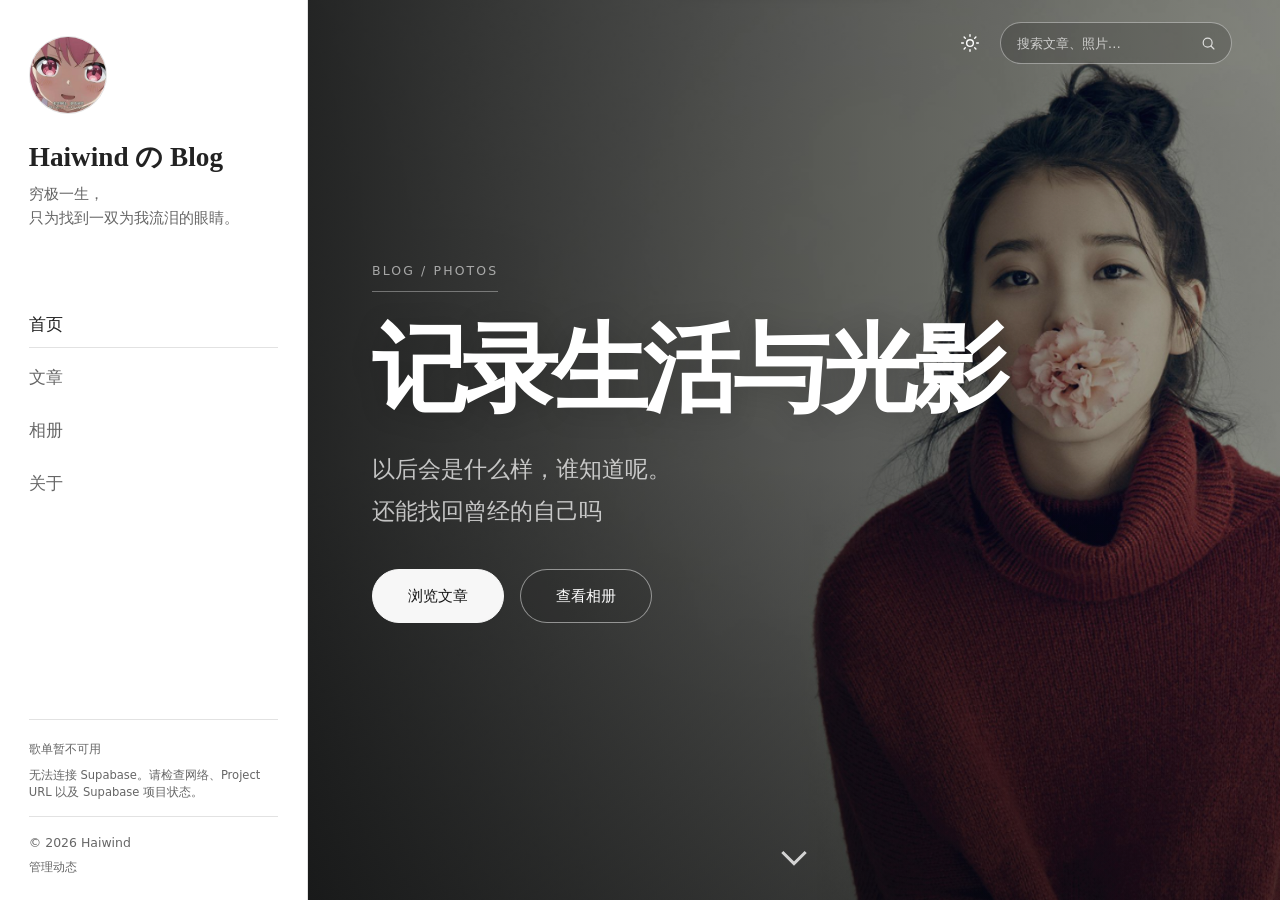
<file: index.html>
<!doctype html>
<html lang="zh-CN">
  <head>
    <meta charset="utf-8">
    <meta name="viewport" content="width=device-width, initial-scale=1">
    <meta name="description" content="Haiwind 的个人博客，穷极一生，只为找到一双为我流泪的眼睛。">
    <meta name="theme-color" content="#0b0b0b">
    <title>Haiwind の Blog</title>
    <link rel="icon" type="image/png" href="/images/haiwind-favicon.png?v=20261109-1" sizes="64x64">
    <script src="/assets/js/site-theme.js?v=20261102-2"></script>
    <link rel="stylesheet" href="/ananke/css/main.min.d05fb5f317fcf33b3a52936399bdf6f47dc776516e1692e412ec7d76f4a5faa2.css">
    <link rel="stylesheet" href="/site.css?v=20261105-3">
    <script type="module" src="/assets/js/site-shell.js?v=20261026-1"></script>
    <script type="module" src="/assets/js/site-music.js?v=20261105-2"></script>
    <script type="module" src="/assets/js/public-posts.js?v=20261102-3"></script>
  </head>
  <body class="home-page">
    <div class="home-shell" id="top">
      <aside class="home-sidebar">
        <div class="home-profile">
          <a class="home-avatar" href="/" aria-label="Haiwind 博客首页">
            <img data-site-avatar src="/images/avatar.jpg?v=20261029-1" alt="" loading="eager" decoding="async" fetchpriority="high">
          </a>
          <a class="home-brand" href="/">Haiwind の Blog</a>
          <p class="home-tagline">穷极一生，<br>只为找到一双为我流泪的眼睛。</p>
        </div>

        <nav class="home-nav" aria-label="主导航">
          <a class="is-current" href="#top" aria-current="page">首页</a>
          <a href="/post/">文章</a>
          <a href="/gallery/">相册</a>
          <a href="/about/">关于</a>
        </nav>

        <div class="home-sidebar-footer">
          <span>© 2026 Haiwind</span>
          <a href="/admin/">管理动态</a>
        </div>
      </aside>

      <main class="home-main">
        <section class="home-hero" aria-labelledby="home-title">
          <div class="page-actions">
            <button class="theme-toggle" data-theme-toggle type="button" aria-label="切换到夜间模式" aria-pressed="false">
              <svg class="theme-toggle-icon" viewBox="0 0 24 24" aria-hidden="true">
                <circle class="theme-icon-sun" cx="12" cy="12" r="4"></circle>
                <path class="theme-icon-sun" d="M12 2v2m0 16v2M4.93 4.93l1.42 1.42m11.3 11.3 1.42 1.42M2 12h2m16 0h2M4.93 19.07l1.42-1.42m11.3-11.3 1.42-1.42"></path>
                <path class="theme-icon-moon" d="M20.2 15.6A8.5 8.5 0 0 1 8.4 3.8 8.5 8.5 0 1 0 20.2 15.6Z"></path>
              </svg>
            </button>
            <form class="page-search" data-site-search role="search">
              <label class="visually-hidden" for="home-search-input">搜索动态</label>
              <input id="home-search-input" name="q" type="search" placeholder="搜索文章、照片…" autocomplete="off">
              <button type="submit" aria-label="搜索">
                <svg viewBox="0 0 24 24" aria-hidden="true">
                  <circle cx="10.8" cy="10.8" r="6.3"></circle>
                  <path d="m15.5 15.5 4.2 4.2"></path>
                </svg>
              </button>
            </form>
          </div>
          <div class="home-hero-content">
            <p class="home-eyebrow">BLOG / PHOTOS</p>
            <h1 id="home-title">记录生活与光影</h1>
            <p class="home-lead">以后会是什么样，谁知道呢。<br>还能找回曾经的自己吗</p>
            <div class="home-hero-actions">
              <a class="home-button home-button-light" href="/post/">浏览文章</a>
              <a class="home-button home-button-outline" href="/gallery/">查看相册</a>
            </div>
          </div>
          <a class="home-scroll-cue" href="#latest-updates" aria-label="向下浏览最新动态"><span></span></a>
        </section>

        <section class="home-updates" id="latest-updates" aria-labelledby="live-feed-heading">
          <div class="home-updates-heading">
            <div>
              <p class="live-feed-eyebrow">LATEST MOMENTS</p>
              <h2 id="live-feed-heading">最近的记录</h2>
            </div>
            <a class="home-all-posts" href="/post/">浏览全部动态 <span aria-hidden="true">→</span></a>
          </div>
          <p class="live-feed-status" data-live-feed-status role="status" aria-live="polite">正在加载动态…</p>
          <div class="live-feed-grid" data-live-feed data-post-limit="8"></div>
        </section>
      </main>
    </div>
  </body>
</html>
</file>
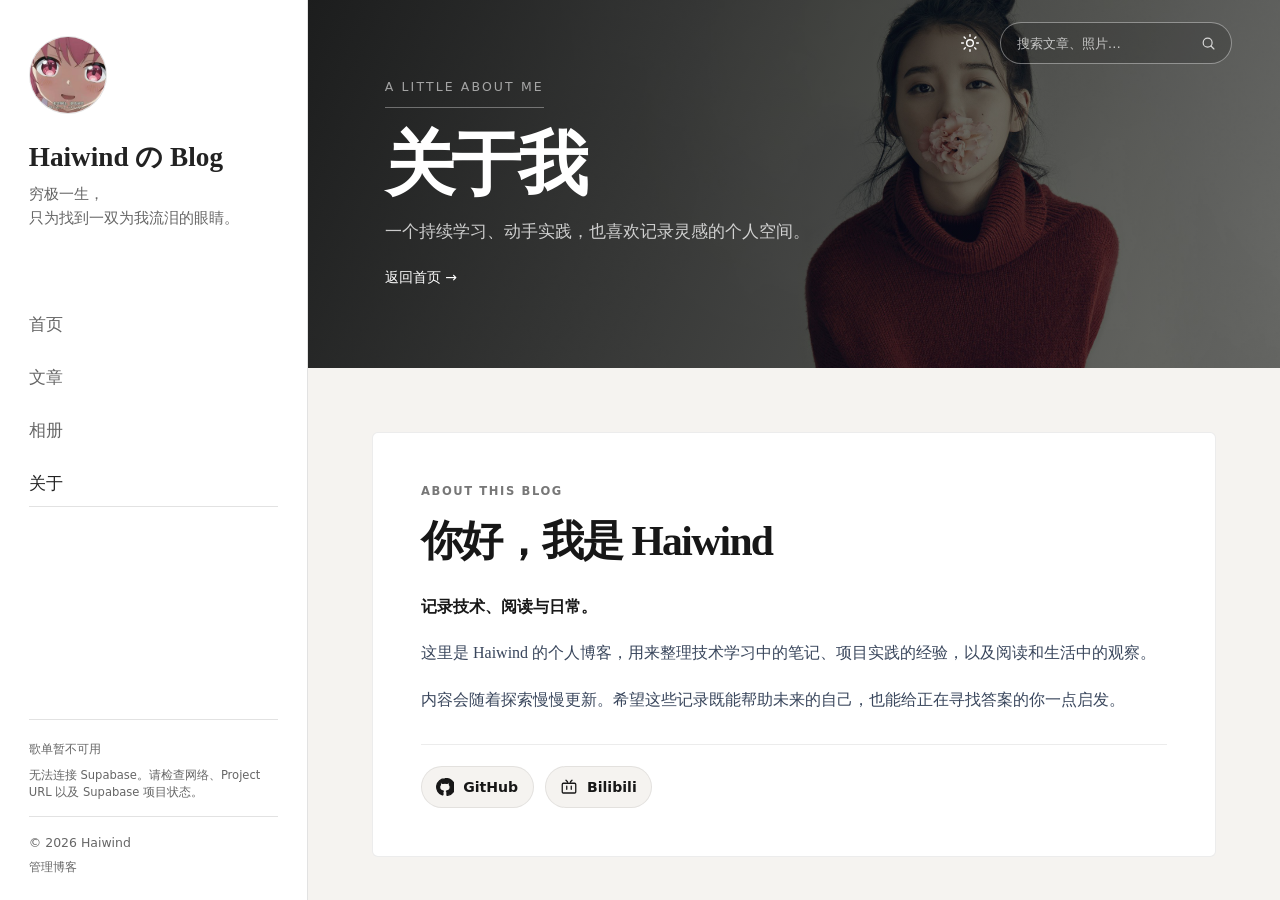
<file: about/index.html>
<!doctype html>
<html lang="zh-CN">
  <head>
    <meta charset="utf-8">
    <meta name="viewport" content="width=device-width, initial-scale=1">
    <meta name="description" content="关于 Haiwind：一个记录技术实践、阅读和日常灵感的个人博客。">
    <meta name="theme-color" content="#0b0b0b">
    <title>关于 | Haiwind</title>
    <link rel="icon" type="image/png" href="/images/haiwind-favicon.png?v=20261109-1" sizes="64x64">
    <script src="/assets/js/site-theme.js?v=20261102-2"></script>
    <link rel="stylesheet" href="/ananke/css/main.min.d05fb5f317fcf33b3a52936399bdf6f47dc776516e1692e412ec7d76f4a5faa2.css">
    <link rel="stylesheet" href="/site.css?v=20261105-3">
    <script type="module" src="/assets/js/site-shell.js?v=20261026-1"></script>
    <script type="module" src="/assets/js/site-music.js?v=20261105-2"></script>
  </head>
  <body class="home-page">
    <div class="home-shell">
      <aside class="home-sidebar">
        <div class="home-profile">
          <a class="home-avatar" href="/" aria-label="Haiwind 博客首页">
            <img data-site-avatar src="/images/avatar.jpg?v=20261029-1" alt="" loading="eager" decoding="async" fetchpriority="high">
          </a>
          <a class="home-brand" href="/">Haiwind の Blog</a>
          <p class="home-tagline">穷极一生，<br>只为找到一双为我流泪的眼睛。</p>
        </div>

        <nav class="home-nav" aria-label="主导航">
          <a href="/">首页</a>
          <a href="/post/">文章</a>
          <a href="/gallery/">相册</a>
          <a class="is-current" href="/about/" aria-current="page">关于</a>
        </nav>

        <div class="home-sidebar-footer">
          <span>© 2026 Haiwind</span>
          <a href="/admin/">管理博客</a>
        </div>
      </aside>

      <main class="gallery-main">
        <header class="gallery-heading">
          <div class="page-actions">
            <button class="theme-toggle" data-theme-toggle type="button" aria-label="切换到夜间模式" aria-pressed="false">
              <svg class="theme-toggle-icon" viewBox="0 0 24 24" aria-hidden="true">
                <circle class="theme-icon-sun" cx="12" cy="12" r="4"></circle>
                <path class="theme-icon-sun" d="M12 2v2m0 16v2M4.93 4.93l1.42 1.42m11.3 11.3 1.42 1.42M2 12h2m16 0h2M4.93 19.07l1.42-1.42m11.3-11.3 1.42-1.42"></path>
                <path class="theme-icon-moon" d="M20.2 15.6A8.5 8.5 0 0 1 8.4 3.8 8.5 8.5 0 1 0 20.2 15.6Z"></path>
              </svg>
            </button>
            <form class="page-search" action="/post/" method="get" role="search">
              <label class="visually-hidden" for="about-search-input">搜索文章</label>
              <input id="about-search-input" name="q" type="search" placeholder="搜索文章、照片…" autocomplete="off">
              <button type="submit" aria-label="搜索">
                <svg viewBox="0 0 24 24" aria-hidden="true">
                  <circle cx="10.8" cy="10.8" r="6.3"></circle>
                  <path d="m15.5 15.5 4.2 4.2"></path>
                </svg>
              </button>
            </form>
          </div>
          <p class="home-eyebrow">A LITTLE ABOUT ME</p>
          <h1>关于我</h1>
          <p>一个持续学习、动手实践，也喜欢记录灵感的个人空间。</p>
          <a href="/">返回首页 <span aria-hidden="true">→</span></a>
        </header>

        <section class="about-content">
          <p class="live-feed-eyebrow">ABOUT THIS BLOG</p>
          <h2>你好，我是 Haiwind</h2>
          <p><strong>记录技术、阅读与日常。</strong></p>
          <p>这里是 Haiwind 的个人博客，用来整理技术学习中的笔记、项目实践的经验，以及阅读和生活中的观察。</p>
          <p>内容会随着探索慢慢更新。希望这些记录既能帮助未来的自己，也能给正在寻找答案的你一点启发。</p>
          <nav class="about-social" aria-label="站外链接">
            <a href="https://github.com/haiwinds" target="_blank" rel="noopener noreferrer">
              <svg viewBox="0 0 24 24" aria-hidden="true">
                <path d="M12 .9a11.1 11.1 0 0 0-3.51 21.63c.56.1.76-.24.76-.54v-2.08c-3.1.67-3.76-1.32-3.76-1.32-.5-1.29-1.24-1.63-1.24-1.63-1.02-.7.08-.69.08-.69 1.12.08 1.71 1.15 1.71 1.15 1 .1.7 2.08 3.13 1.59.1-.73.39-1.23.7-1.51-2.47-.28-5.06-1.23-5.06-5.48 0-1.21.43-2.2 1.15-2.98-.12-.28-.5-1.41.11-2.94 0 0 .94-.3 3.05 1.14a10.6 10.6 0 0 1 5.55 0c2.11-1.44 3.04-1.14 3.04-1.14.61 1.53.23 2.66.12 2.94.71.78 1.14 1.77 1.14 2.98 0 4.26-2.59 5.2-5.07 5.47.4.35.75 1.02.75 2.06v3.05c0 .3.2.65.77.54A11.1 11.1 0 0 0 12 .9Z"></path>
              </svg>
              <span>GitHub</span>
            </a>
            <a href="https://space.bilibili.com/345246759" target="_blank" rel="noopener noreferrer">
              <svg viewBox="0 0 24 24" aria-hidden="true">
                <path d="m8 3 2 2m6-2-2 2M4.5 7h15A1.5 1.5 0 0 1 21 8.5v10a1.5 1.5 0 0 1-1.5 1.5h-15A1.5 1.5 0 0 1 3 18.5v-10A1.5 1.5 0 0 1 4.5 7Z"></path>
                <path d="M9 11v4m6-4v4"></path>
              </svg>
              <span>Bilibili</span>
            </a>
          </nav>
        </section>
      </main>
    </div>
  </body>
</html>
</file>
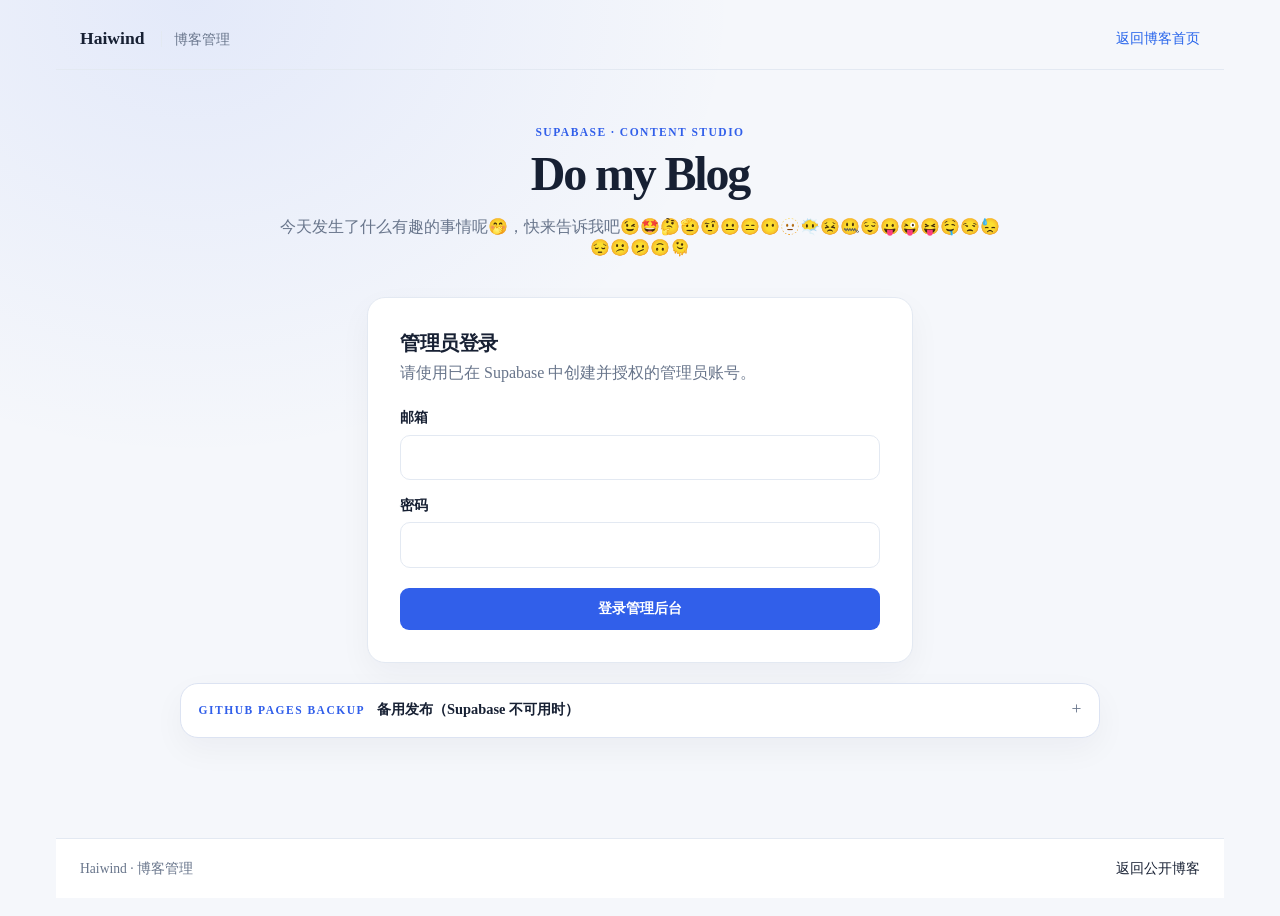
<file: admin/index.html>
<!doctype html>
<html lang="zh-CN">
  <head>
    <meta charset="utf-8">
    <meta name="viewport" content="width=device-width, initial-scale=1">
    <meta name="robots" content="noindex, nofollow">
    <meta name="description" content="Haiwind 博客管理后台">
    <title>博客管理 | Haiwind</title>
    <link rel="icon" type="image/png" href="/images/haiwind-favicon.png?v=20261109-1" sizes="64x64">
    <link rel="stylesheet" href="/site.css?v=20261103-1">
    <link rel="stylesheet" href="/admin/admin.css?v=20261104-1">
    <script type="module" src="/assets/js/static-publish.js?v=20261102-2"></script>
    <script type="module" src="/assets/js/admin.js?v=20261105-1"></script>
  </head>
  <body class="admin-page">
    <header class="admin-header">
      <a class="admin-brand" href="/">Haiwind <span>博客管理</span></a>
      <a class="admin-back-link" href="/">返回博客首页</a>
    </header>

    <main class="admin-main">
      <section class="admin-intro">
        <p class="admin-eyebrow">SUPABASE · CONTENT STUDIO</p>
        <h1>Do my  Blog</h1>
        <p>今天发生了什么有趣的事情呢🤭，快来告诉我吧😉🤩🤔🫡🤨😐😑😶🫥😶‍🌫️😣🤐😌😛😜😝🤤😒😓😔😕🫤🙃🫠</p>
      </section>

      <section class="admin-panel admin-login" data-login-panel>
        <h2>管理员登录</h2>
        <p>请使用已在 Supabase 中创建并授权的管理员账号。</p>
        <form data-login-form>
          <label for="login-email">邮箱</label>
          <input id="login-email" name="email" type="email" autocomplete="username" required>
          <label for="login-password">密码</label>
          <input id="login-password" name="password" type="password" autocomplete="current-password" required>
          <button class="admin-button admin-button-primary" type="submit">登录管理后台</button>
          <p class="admin-message" data-login-message role="status" aria-live="polite"></p>
        </form>
      </section>

      <details class="admin-panel static-publish-panel" data-static-publish-panel>
        <summary>
          <span class="admin-eyebrow">GITHUB PAGES BACKUP</span>
          <span class="static-publish-summary-title">备用发布（Supabase 不可用时）</span>
        </summary>
        <div class="static-publish-content">
          <p class="admin-hint">通过 Cloudflare Worker 安全提交到 GitHub。首次部署后填入 Worker 地址；网页不会保存发布账号和密码。</p>
          <form data-static-publish-form>
            <label for="static-publish-endpoint">Cloudflare Worker 地址</label>
            <input id="static-publish-endpoint" name="endpoint" type="url" autocomplete="url" required placeholder="https://haiwind-static-publisher.你的账号.workers.dev">
            <label for="static-publish-username">备用发布账号</label>
            <input id="static-publish-username" name="username" type="text" autocomplete="username" required>
            <label for="static-publish-password">备用发布密码</label>
            <input id="static-publish-password" name="password" type="password" autocomplete="current-password" required>
            <label for="static-post-title">标题 <span>可选</span></label>
            <input id="static-post-title" name="title" type="text" maxlength="120" placeholder="动态标题">
            <label for="static-post-content">内容 <span>可选</span></label>
            <textarea id="static-post-content" name="content" rows="4" maxlength="10000" placeholder="写下你的新动态…"></textarea>
            <div class="admin-inline-image-actions">
              <button class="admin-button admin-button-secondary" type="button" data-static-insert-inline-image>在光标处插入图片</button>
              <input id="static-inline-image-file" type="file" accept="image/jpeg,image/png,image/webp,image/gif" hidden>
              <span class="admin-hint">选择图片后会插入到正文当前位置，也会加入动态图片。</span>
            </div>
            <label class="admin-file-picker admin-post-file-picker" for="static-post-images">
              <span>选择图片（最多 10 张）</span>
              <input id="static-post-images" type="file" accept="image/jpeg,image/png,image/webp,image/gif" multiple>
            </label>
            <div class="admin-form-actions">
              <button class="admin-button admin-button-primary" type="submit">直接发布</button>
              <p class="admin-message" data-static-publish-message role="status" aria-live="polite"></p>
            </div>
          </form>
          <p class="admin-hint">单张图片最大 10 MB，单条动态最多 10 张图片，图片总大小不超过 25 MB。Cloudflare Worker 尚未部署前，直接发布暂不可用。</p>
          <a class="admin-button admin-button-secondary static-publish-link" data-static-publish-link hidden target="_blank" rel="noopener noreferrer">查看 GitHub 提交</a>
        </div>
      </details>

      <section class="admin-dashboard" data-dashboard hidden>
        <div class="admin-toolbar">
          <p>已登录：<strong data-admin-email></strong></p>
          <button class="admin-button admin-button-secondary" type="button" data-logout>退出登录</button>
        </div>
        <p class="admin-message" data-page-message role="status" aria-live="polite"></p>

        <section class="admin-panel">
          <div class="admin-section-heading">
            <div>
              <p class="admin-eyebrow">NEW UPDATE</p>
              <h2>发布一条动态</h2>
            </div>
          </div>
          <form data-publish-form>
            <label for="post-title">标题 <span>可选</span></label>
            <input id="post-title" name="title" type="text" maxlength="120" placeholder="例如：最近在研究什么">
            <label for="post-content">内容</label>
            <textarea id="post-content" name="content" rows="5" maxlength="10000" required placeholder="写下你的新动态…"></textarea>
            <div class="admin-inline-image-actions">
              <button class="admin-button admin-button-secondary" type="button" data-insert-inline-image>在光标处插入图片</button>
              <input id="inline-image-file" type="file" accept="image/jpeg,image/png,image/webp,image/gif" hidden>
              <span class="admin-hint">选择图片后会插入到正文当前位置，也会加入动态图片。</span>
            </div>
            <label class="admin-file-picker admin-post-file-picker" for="post-image-files">
              <span>选择动态图片（最多 10 张）</span>
              <input id="post-image-files" type="file" accept="image/jpeg,image/png,image/webp,image/gif" multiple>
            </label>
            <p class="admin-hint">可在文件窗口按住 Ctrl 多选，也可以重复点击分批添加（最多 10 张）。</p>
            <div class="admin-selected-image" data-selected-image hidden>
              <p data-selected-image-count aria-live="polite"></p>
              <div class="admin-selected-image-list" data-selected-image-list></div>
            </div>
            <div class="admin-form-actions">
              <button class="admin-button admin-button-primary" type="submit">发布动态</button>
              <p class="admin-message" data-publish-message role="status" aria-live="polite"></p>
            </div>
          </form>
        </section>
        <div data-static-publish-dashboard-slot></div>

        <section class="admin-panel">
          <div class="admin-section-heading">
            <div>
              <p class="admin-eyebrow">MUSIC PLAYER</p>
              <h2>音乐歌单</h2>
            </div>
            <p class="admin-hint">歌单对所有访客可见。可拖动歌曲调整顺序，也可用上移/下移按钮；顺序会自动保存。支持网易云链接、HTTPS 音频链接，或上传不超过 50 MB 的 MP3、M4A、AAC、OGG、WAV、FLAC 文件。</p>
          </div>
          <form class="admin-music-form" data-music-track-form>
            <label for="music-track-title">歌曲名称</label>
            <input id="music-track-title" name="title" type="text" maxlength="120" required placeholder="歌曲或歌单名称">
            <label for="music-track-type">音源类型</label>
            <select id="music-track-type" name="sourceType">
              <option value="netease">网易云音乐</option>
              <option value="audio">网站音频文件 / HTTPS 音频链接</option>
            </select>
            <label for="music-track-source">歌曲或音频链接（也可选择上传文件）</label>
            <input id="music-track-source" name="source" type="text" maxlength="2048" placeholder="https://music.163.com/song?id=… 或 HTTPS 音频链接">
            <label class="admin-file-picker" for="music-track-file">
              选择音频文件
              <input id="music-track-file" name="audioFile" type="file" accept=".mp3,.m4a,.aac,.ogg,.oga,.wav,.flac,audio/*">
            </label>
            <button class="admin-button admin-button-primary" type="submit">添加到歌单</button>
            <p class="admin-message" data-music-track-message role="status" aria-live="polite"></p>
          </form>
          <div class="admin-music-track-list" data-admin-music-tracks></div>
        </section>

        <section class="admin-panel">
          <div class="admin-section-heading">
            <div>
              <p class="admin-eyebrow">IMAGE LIBRARY</p>
              <h2>图片管理</h2>
            </div>
            <p class="admin-hint">支持 JPG、PNG、WebP、GIF，单张最大 10 MB；多选图片后会合并为一条相册动态（最多 10 张）。</p>
          </div>
          <form class="admin-upload-form" data-upload-form>
            <label class="admin-file-picker" for="image-files">
              <span>选择图片</span>
              <input id="image-files" type="file" accept="image/jpeg,image/png,image/webp,image/gif" multiple>
            </label>
            <button class="admin-button admin-button-primary" type="submit">上传并发布为相册动态</button>
            <p class="admin-message" data-upload-message role="status" aria-live="polite"></p>
          </form>
          <p class="admin-hint">图片链接公开可访问；请勿上传私人或敏感内容。</p>
          <div class="admin-existing-image">
            <label for="image-post-select">将选中的图片添加到已有动态</label>
            <select data-image-post-select id="image-post-select"></select>
            <button class="admin-button admin-button-secondary" type="button" data-attach-existing-image>添加到动态</button>
            <p class="admin-message" data-existing-image-selection role="status" aria-live="polite"></p>
          </div>
          <div class="admin-image-grid" data-admin-images></div>
        </section>

        <section class="admin-panel">
          <div class="admin-section-heading">
            <div>
              <p class="admin-eyebrow">POSTS</p>
              <h2>动态管理</h2>
            </div>
            <p class="admin-hint">下架后公开页面不再显示，可随时重新发布。</p>
          </div>
          <div class="admin-post-list" data-admin-posts></div>
        </section>
      </section>
    </main>

    <footer class="admin-footer">
      <span>Haiwind · 博客管理</span>
      <a href="/">返回公开博客</a>
    </footer>
  </body>
</html>
</file>
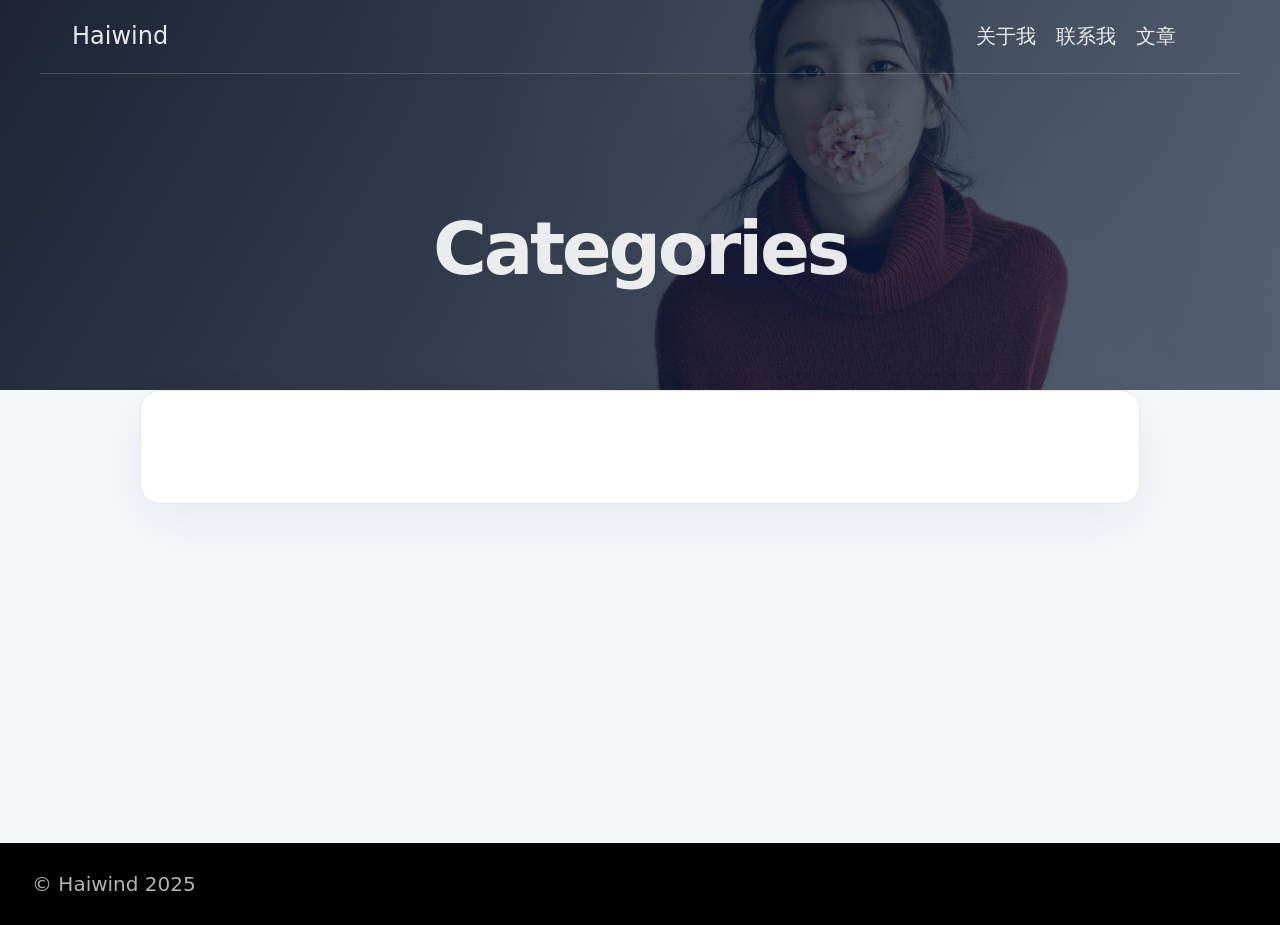
<file: categories/index.html>
<!DOCTYPE html>
<html lang="en-US">
  <head>
    <meta charset="utf-8">
    <meta http-equiv="X-UA-Compatible" content="IE=edge,chrome=1">
    
    <title>Haiwind</title>
    <meta name="viewport" content="width=device-width,minimum-scale=1">
    <meta name="description" content="浏览 Haiwind 博客的文章分类。">
    <meta name="generator" content="Hugo 0.146.4">
    <link rel="icon" type="image/png" href="/images/haiwind-favicon.png?v=20261109-1" sizes="64x64">
    
    
    
      <meta name="robots" content="index, follow">
    
    <meta name="author" content="Haiwind">
    

    
<link rel="stylesheet" href="/ananke/css/main.min.d05fb5f317fcf33b3a52936399bdf6f47dc776516e1692e412ec7d76f4a5faa2.css" >
<link rel="stylesheet" href="/site.css" >




    

    
      

    

    
    
      <link href="/categories/index.xml" rel="alternate" type="application/rss+xml" title="Haiwind" />
      <link href="/categories/index.xml" rel="feed" type="application/rss+xml" title="Haiwind" />
      
    

    
      <link rel="canonical" href="https://haiwinds.github.io/categories/">
    

    <meta property="og:url" content="https://haiwinds.github.io/categories/">
  <meta property="og:site_name" content="Haiwind">
  <meta property="og:title" content="Categories">
  <meta property="og:description" content="浏览 Haiwind 博客的文章分类。">
  <meta property="og:locale" content="en_US">
  <meta property="og:type" content="website">

  <meta itemprop="name" content="Categories">
  <meta itemprop="description" content="浏览 Haiwind 博客的文章分类。">
  <meta name="twitter:card" content="summary">
  <meta name="twitter:title" content="Categories">
  <meta name="twitter:description" content="浏览 Haiwind 博客的文章分类。">

      
    
	
  </head><body class="ma0 avenir bg-near-white production">

    

  
  
  <header class="cover bg-top" style="background-image: url('/images/gohugo-default-sample-hero-image.png');">
    
    <div class="bg-black-60">
      <nav class="pv3 ph3 ph4-ns" role="navigation">
  <div class="flex-l justify-between items-center center">
    <a href="/" class="f3 fw2 hover-white no-underline white-90 dib">
      
        Haiwind
      
    </a>
    <div class="flex-l items-center">
      

      
        <ul class="pl0 mr3">
          
          <li class="list f5 f4-ns fw4 dib pr3">
            <a class="hover-white no-underline white-90" href="/about/" title="关于我">
              关于我
            </a>
          </li>
          
          <li class="list f5 f4-ns fw4 dib pr3">
            <a class="hover-white no-underline white-90" href="/contact/" title="联系我">
              联系我
            </a>
          </li>
          
          <li class="list f5 f4-ns fw4 dib pr3">
            <a class="hover-white no-underline white-90" href="/post/" title="文章">
              文章
            </a>
          </li>
          
        </ul>
      
      <div class="ananke-socials"></div>

    </div>
  </div>
</nav>

      <div class="tc-l pv4 pv6-l ph3 ph4-ns">
        <h1 class="f2 f-subheadline-l fw2 white-90 mb0 lh-title">
          Categories
        </h1>
        
      </div>
    </div>
  </header>


    <main class="pb7" role="main">
      
    
  <article class="cf pa3 pa4-m pa4-l">
    <div class="measure-wide-l center f4 lh-copy nested-copy-line-height nested-links mid-gray">
      
    </div>
  </article>
  <div class="mw8 center">
    <section class="ph4">
      
    </section>
  </div>

    </main>
    <footer class="bg-black bottom-0 w-100 pa3" role="contentinfo">
  <div class="flex justify-between">
  <a class="f4 fw4 hover-white no-underline white-70 dn dib-ns pv2 ph3" href="https://haiwinds.github.io/" >
    &copy;  Haiwind 2025 
  </a>
    <div><div class="ananke-socials"></div>
</div>
  </div>
</footer>

  </body>
</html>
</file>
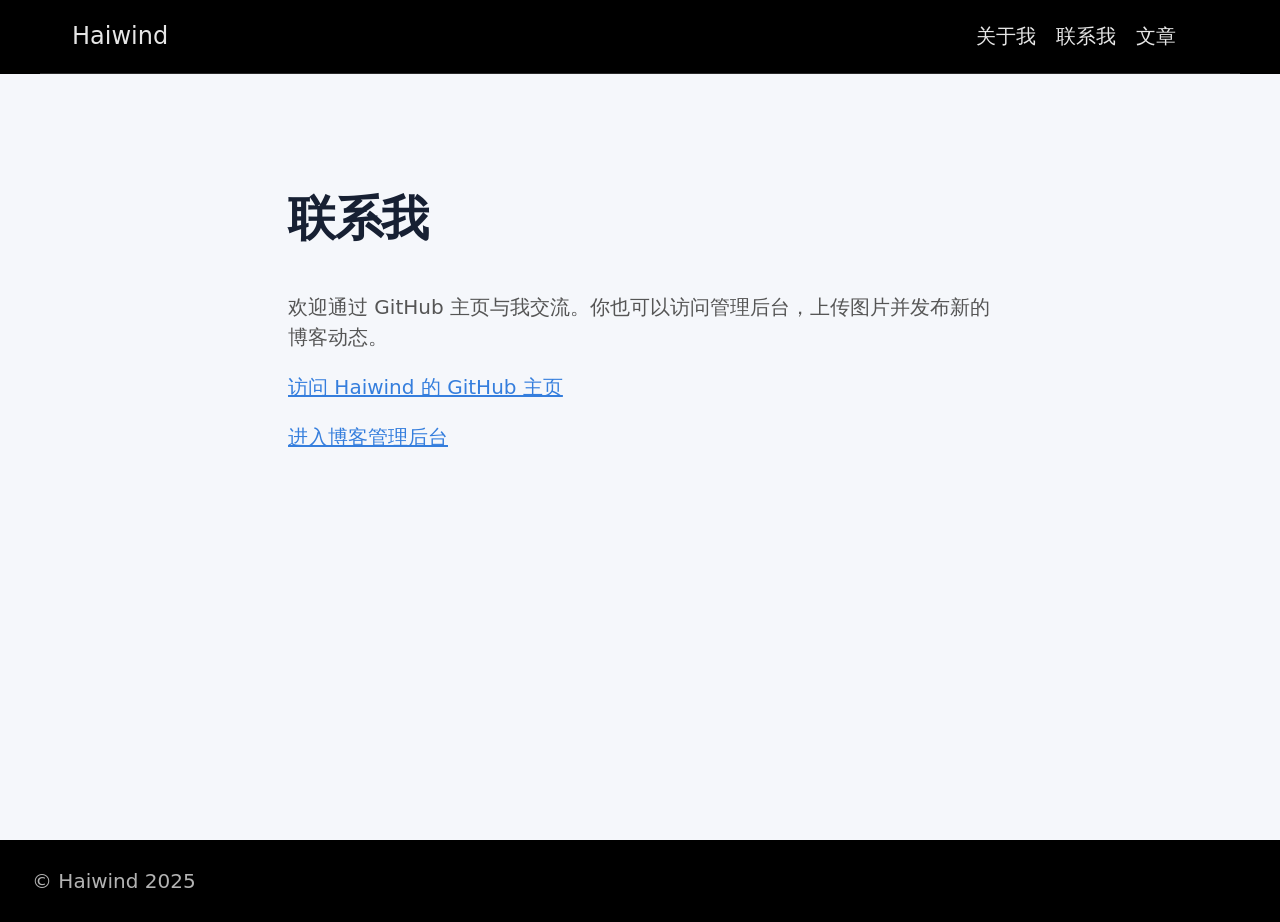
<file: contact/index.html>
<!DOCTYPE html>
<html lang="zh-CN">
  <head>
    <meta charset="utf-8">
    <meta http-equiv="X-UA-Compatible" content="IE=edge,chrome=1">
    
    <title>联系我 | Haiwind</title>
    <meta name="viewport" content="width=device-width,minimum-scale=1">
    <meta name="description" content="通过 GitHub 与 Haiwind 联系。">
    <meta name="generator" content="Hugo 0.146.4">
    <link rel="icon" type="image/png" href="/images/haiwind-favicon.png?v=20261109-1" sizes="64x64">
    
    
    
      <meta name="robots" content="index, follow">
    
    <meta name="author" content="Haiwind">
    

    
<link rel="stylesheet" href="/ananke/css/main.min.d05fb5f317fcf33b3a52936399bdf6f47dc776516e1692e412ec7d76f4a5faa2.css" >
<link rel="stylesheet" href="/site.css" >




    

    
      

    

    

    
      <link rel="canonical" href="https://haiwinds.github.io/      联系我/">
    

    <meta property="og:url" content="https://haiwinds.github.io/contact/">
  <meta property="og:site_name" content="Haiwind">
  <meta property="og:title" content="联系我">
  <meta property="og:description" content="通过 GitHub 与 Haiwind 联系。">
  <meta property="og:locale" content="en_US">
  <meta property="og:type" content="article">

  <meta itemprop="name" content="联系我">
  <meta itemprop="description" content="通过 GitHub 与 Haiwind 联系。">
  <meta itemprop="wordCount" content="50">
  <meta name="twitter:card" content="summary">
  <meta name="twitter:title" content="联系我">
  <meta name="twitter:description" content="通过 GitHub 与 Haiwind 联系。">

      
    
	
  </head><body class="ma0 avenir bg-near-white production">

    

  <header>
    <div class="bg-black">
      <nav class="pv3 ph3 ph4-ns" role="navigation">
  <div class="flex-l justify-between items-center center">
    <a href="/" class="f3 fw2 hover-white no-underline white-90 dib">
      
        Haiwind
      
    </a>
    <div class="flex-l items-center">
      

      
        <ul class="pl0 mr3">
          
          <li class="list f5 f4-ns fw4 dib pr3">
            <a class="hover-white no-underline white-90" href="/about/" title="关于我">
              关于我
            </a>
          </li>
          
          <li class="list f5 f4-ns fw4 dib pr3">
            <a class="hover-white no-underline white-90" href="/contact/" title="联系我">
              联系我
            </a>
          </li>
          
          <li class="list f5 f4-ns fw4 dib pr3">
            <a class="hover-white no-underline white-90" href="/post/" title="文章">
              文章
            </a>
          </li>
          
        </ul>
      
      <div class="ananke-socials"></div>

    </div>
  </div>
</nav>

    </div>
  </header>


    <main class="pb7" role="main">
      
  <div class="flex-l mt2 mw8 center">
    <article class="center cf pv5 ph3 ph4-ns mw7">
      <header>
        <h1 class="f1">
          联系我
        </h1>
      </header>
      <div class="nested-copy-line-height lh-copy f4 nested-links mid-gray">
        <p>欢迎通过 GitHub 主页与我交流。你也可以访问管理后台，上传图片并发布新的博客动态。</p>
        <p><a href="https://github.com/haiwinds" rel="me">访问 Haiwind 的 GitHub 主页</a></p>
        <p><a href="/admin/">进入博客管理后台</a></p>


      </div>
    </article>
  </div>

    </main>
    <footer class="bg-black bottom-0 w-100 pa3" role="contentinfo">
  <div class="flex justify-between">
  <a class="f4 fw4 hover-white no-underline white-70 dn dib-ns pv2 ph3" href="https://haiwinds.github.io/" >
    &copy;  Haiwind 2025 
  </a>
    <div><div class="ananke-socials"></div>
</div>
  </div>
</footer>

  </body>
</html>
</file>
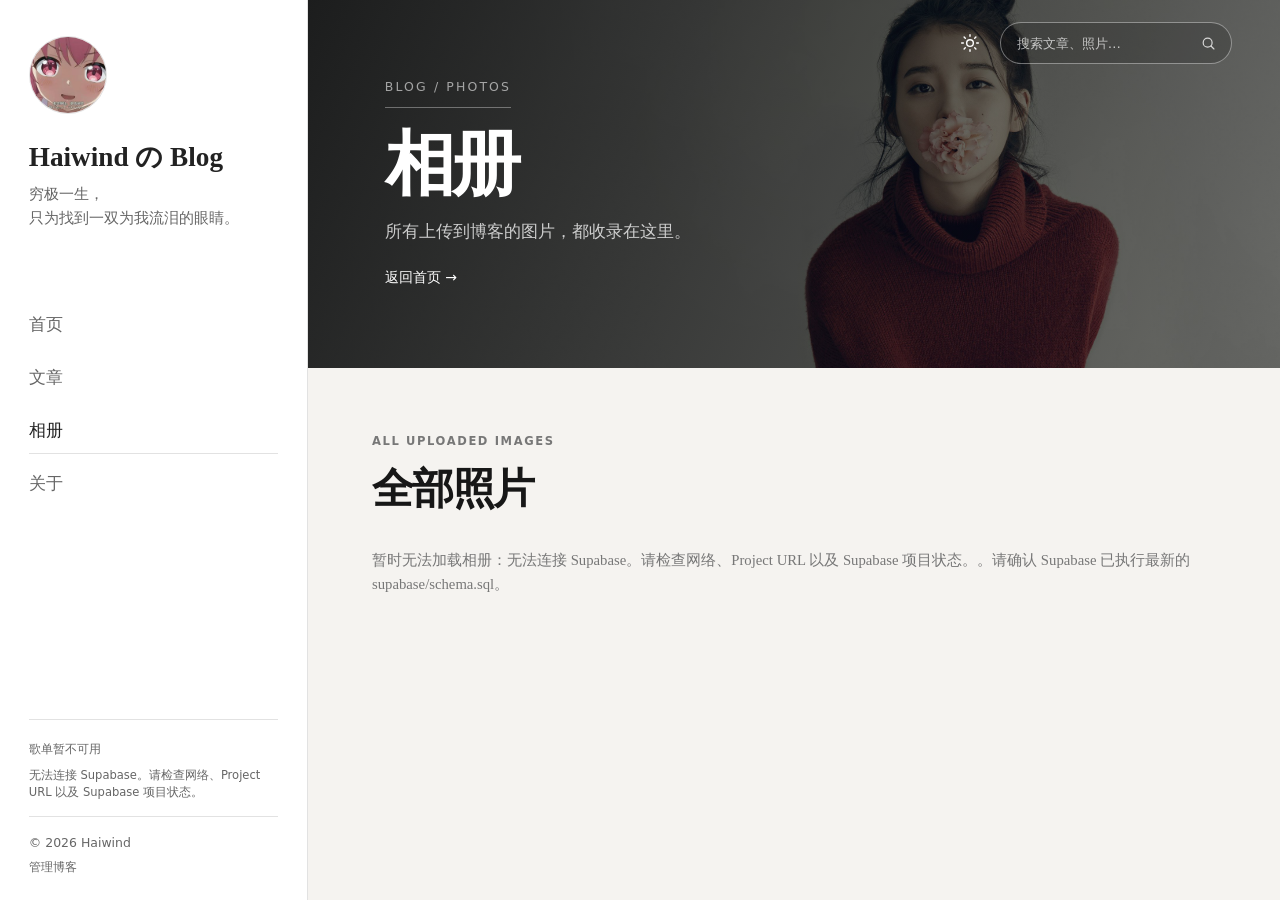
<file: gallery/index.html>
<!doctype html>
<html lang="zh-CN">
  <head>
    <meta charset="utf-8">
    <meta name="viewport" content="width=device-width, initial-scale=1">
    <meta name="description" content="Haiwind 上传到博客的照片与图片合集。">
    <meta name="theme-color" content="#0b0b0b">
    <title>相册 | Haiwind</title>
    <link rel="icon" type="image/png" href="/images/haiwind-favicon.png?v=20261109-1" sizes="64x64">
    <script src="/assets/js/site-theme.js?v=20261102-2"></script>
    <link rel="stylesheet" href="/ananke/css/main.min.d05fb5f317fcf33b3a52936399bdf6f47dc776516e1692e412ec7d76f4a5faa2.css">
    <link rel="stylesheet" href="/site.css?v=20261105-3">
    <script type="module" src="/assets/js/site-shell.js?v=20261026-1"></script>
    <script type="module" src="/assets/js/site-music.js?v=20261105-2"></script>
    <script type="module" src="/assets/js/gallery.js?v=20261102-3"></script>
  </head>
  <body class="home-page">
    <div class="home-shell">
      <aside class="home-sidebar">
        <div class="home-profile">
          <a class="home-avatar" href="/" aria-label="Haiwind 博客首页">
            <img data-site-avatar src="/images/avatar.jpg?v=20261029-1" alt="" loading="eager" decoding="async" fetchpriority="high">
          </a>
          <a class="home-brand" href="/">Haiwind の Blog</a>
          <p class="home-tagline">穷极一生，<br>只为找到一双为我流泪的眼睛。</p>
        </div>

        <nav class="home-nav" aria-label="主导航">
          <a href="/">首页</a>
          <a href="/post/">文章</a>
          <a class="is-current" href="/gallery/" aria-current="page">相册</a>
          <a href="/about/">关于</a>
        </nav>

        <div class="home-sidebar-footer">
          <span>© 2026 Haiwind</span>
          <a href="/admin/">管理博客</a>
        </div>
      </aside>

      <main class="gallery-main">
        <header class="gallery-heading">
          <div class="page-actions">
            <button class="theme-toggle" data-theme-toggle type="button" aria-label="切换到夜间模式" aria-pressed="false">
              <svg class="theme-toggle-icon" viewBox="0 0 24 24" aria-hidden="true">
                <circle class="theme-icon-sun" cx="12" cy="12" r="4"></circle>
                <path class="theme-icon-sun" d="M12 2v2m0 16v2M4.93 4.93l1.42 1.42m11.3 11.3 1.42 1.42M2 12h2m16 0h2M4.93 19.07l1.42-1.42m11.3-11.3 1.42-1.42"></path>
                <path class="theme-icon-moon" d="M20.2 15.6A8.5 8.5 0 0 1 8.4 3.8 8.5 8.5 0 1 0 20.2 15.6Z"></path>
              </svg>
            </button>
            <form class="page-search" data-site-search role="search">
              <label class="visually-hidden" for="gallery-search-input">搜索相册图片</label>
              <input id="gallery-search-input" name="q" type="search" placeholder="搜索文章、照片…" autocomplete="off">
              <button type="submit" aria-label="搜索">
                <svg viewBox="0 0 24 24" aria-hidden="true">
                  <circle cx="10.8" cy="10.8" r="6.3"></circle>
                  <path d="m15.5 15.5 4.2 4.2"></path>
                </svg>
              </button>
            </form>
          </div>
          <p class="home-eyebrow">BLOG / PHOTOS</p>
          <h1>相册</h1>
          <p>所有上传到博客的图片，都收录在这里。</p>
          <a href="/">返回首页 <span aria-hidden="true">→</span></a>
        </header>

        <section class="gallery-section" aria-labelledby="gallery-title">
          <div class="gallery-section-heading">
            <div>
              <p class="live-feed-eyebrow">ALL UPLOADED IMAGES</p>
              <h2 id="gallery-title">全部照片</h2>
            </div>
            <p class="gallery-count" data-gallery-count></p>
          </div>
          <p class="gallery-status" data-gallery-status role="status" aria-live="polite">正在加载相册…</p>
          <div class="gallery-grid" data-gallery-grid></div>
        </section>
      </main>
    </div>
  </body>
</html>
</file>
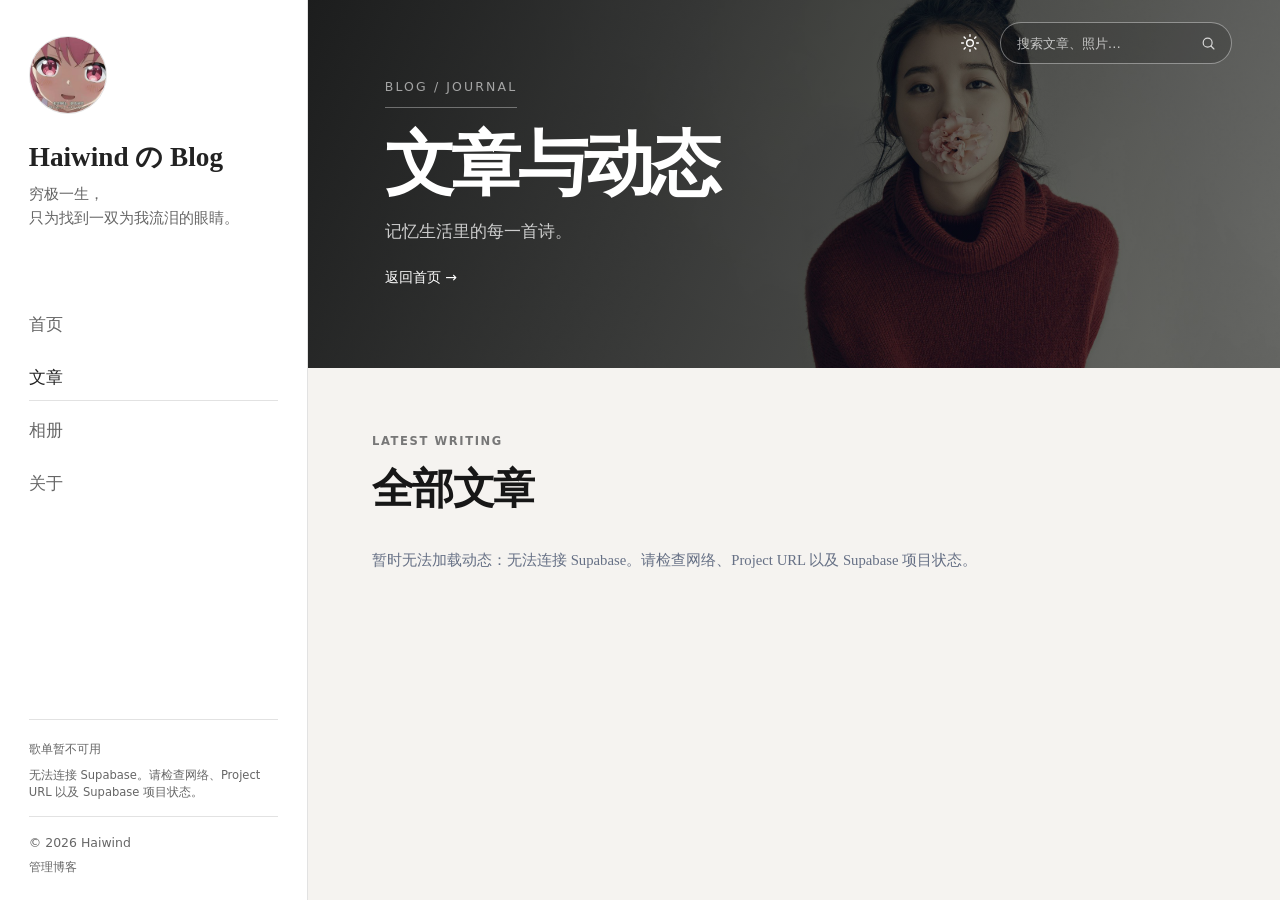
<file: post/index.html>
<!doctype html>
<html lang="zh-CN">
  <head>
    <meta charset="utf-8">
    <meta name="viewport" content="width=device-width, initial-scale=1">
    <meta name="description" content="Haiwind 发布的全部博客动态与文章。">
    <meta name="theme-color" content="#0b0b0b">
    <title>文章 | Haiwind</title>
    <link rel="icon" type="image/png" href="/images/haiwind-favicon.png?v=20261109-1" sizes="64x64">
    <script src="/assets/js/site-theme.js?v=20261102-2"></script>
    <link rel="stylesheet" href="/ananke/css/main.min.d05fb5f317fcf33b3a52936399bdf6f47dc776516e1692e412ec7d76f4a5faa2.css">
    <link rel="stylesheet" href="/site.css?v=20261105-3">
    <script type="module" src="/assets/js/site-shell.js?v=20261026-1"></script>
    <script type="module" src="/assets/js/site-music.js?v=20261105-2"></script>
    <script type="module" src="/assets/js/public-posts.js?v=20261102-3"></script>
  </head>
  <body class="home-page">
    <div class="home-shell">
      <aside class="home-sidebar">
        <div class="home-profile">
          <a class="home-avatar" href="/" aria-label="Haiwind 博客首页">
            <img data-site-avatar src="/images/avatar.jpg?v=20261029-1" alt="" loading="eager" decoding="async" fetchpriority="high">
          </a>
          <a class="home-brand" href="/">Haiwind の Blog</a>
          <p class="home-tagline">穷极一生，<br>只为找到一双为我流泪的眼睛。</p>
        </div>

        <nav class="home-nav" aria-label="主导航">
          <a href="/">首页</a>
          <a class="is-current" href="/post/" aria-current="page">文章</a>
          <a href="/gallery/">相册</a>
          <a href="/about/">关于</a>
        </nav>

        <div class="home-sidebar-footer">
          <span>© 2026 Haiwind</span>
          <a href="/admin/">管理博客</a>
        </div>
      </aside>

      <main class="posts-main">
        <header class="gallery-heading">
          <div class="page-actions">
            <button class="theme-toggle" data-theme-toggle type="button" aria-label="切换到夜间模式" aria-pressed="false">
              <svg class="theme-toggle-icon" viewBox="0 0 24 24" aria-hidden="true">
                <circle class="theme-icon-sun" cx="12" cy="12" r="4"></circle>
                <path class="theme-icon-sun" d="M12 2v2m0 16v2M4.93 4.93l1.42 1.42m11.3 11.3 1.42 1.42M2 12h2m16 0h2M4.93 19.07l1.42-1.42m11.3-11.3 1.42-1.42"></path>
                <path class="theme-icon-moon" d="M20.2 15.6A8.5 8.5 0 0 1 8.4 3.8 8.5 8.5 0 1 0 20.2 15.6Z"></path>
              </svg>
            </button>
            <form class="page-search" data-site-search role="search">
              <label class="visually-hidden" for="posts-search-input">搜索文章</label>
              <input id="posts-search-input" name="q" type="search" placeholder="搜索文章、照片…" autocomplete="off">
              <button type="submit" aria-label="搜索">
                <svg viewBox="0 0 24 24" aria-hidden="true">
                  <circle cx="10.8" cy="10.8" r="6.3"></circle>
                  <path d="m15.5 15.5 4.2 4.2"></path>
                </svg>
              </button>
            </form>
          </div>
          <p class="home-eyebrow">BLOG / JOURNAL</p>
          <h1>文章与动态</h1>
          <p>记忆生活里的每一首诗。</p>
          <a href="/">返回首页 <span aria-hidden="true">→</span></a>
        </header>

        <section class="gallery-section" aria-labelledby="posts-title">
          <div class="gallery-section-heading">
            <div>
              <p class="live-feed-eyebrow">LATEST WRITING</p>
              <h2 id="posts-title">全部文章</h2>
            </div>
          </div>
          <p class="live-feed-status posts-status" data-live-feed-status role="status" aria-live="polite">正在加载文章…</p>
          <div class="live-feed-grid posts-grid" data-live-feed data-post-limit="100"></div>
        </section>
      </main>
    </div>
  </body>
</html>
</file>
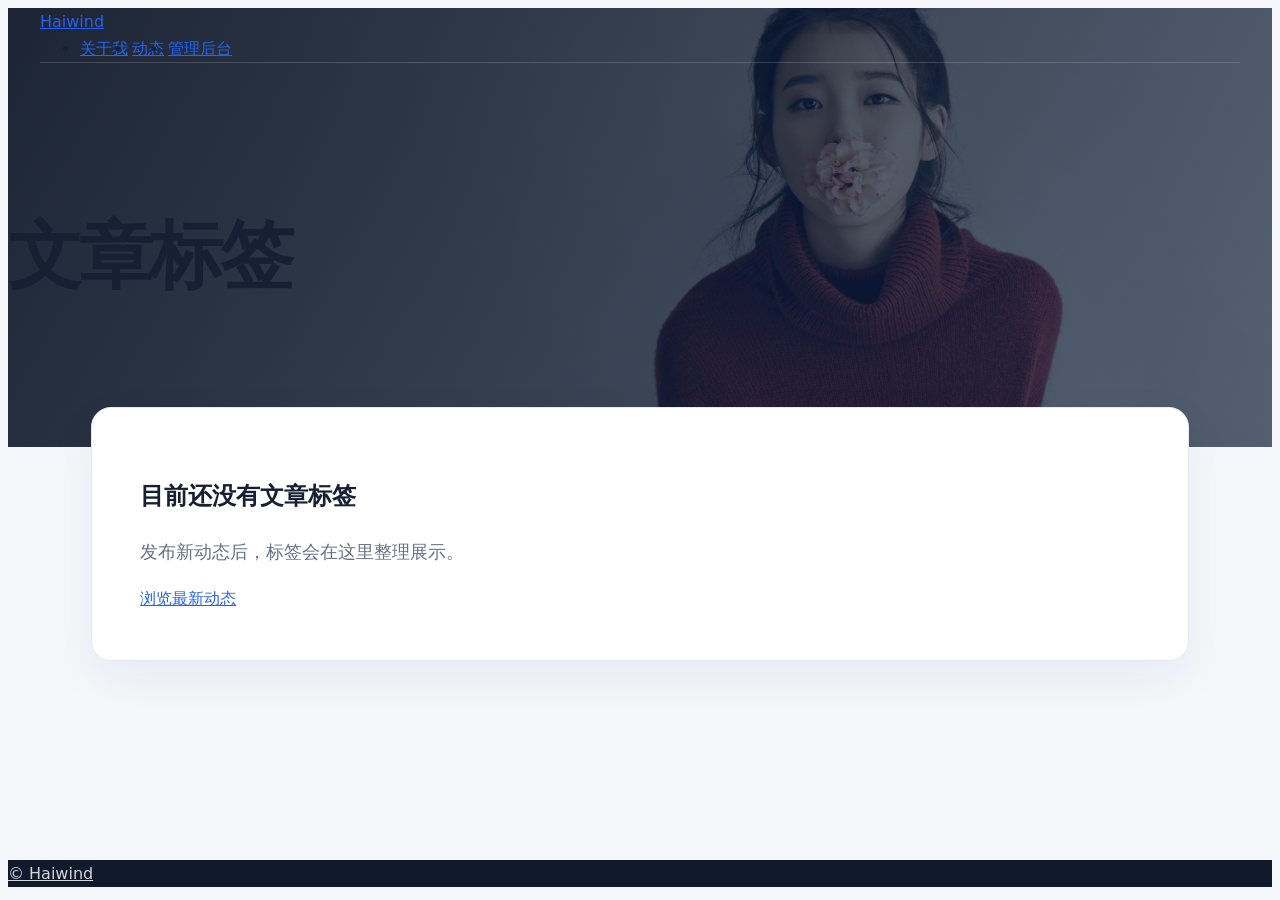
<file: tags/index.html>
<!doctype html>
<html lang="zh-CN">
  <head>
    <meta charset="utf-8">
    <meta name="viewport" content="width=device-width, initial-scale=1">
    <meta name="robots" content="noindex, follow">
    <title>标签 | Haiwind</title>
    <link rel="icon" type="image/png" href="/images/haiwind-favicon.png?v=20261109-1" sizes="64x64">
    <link rel="stylesheet" href="/site.css">
  </head>
  <body class="ma0 avenir bg-near-white production">
    <header class="cover bg-top" style="background-image: url('/images/gohugo-default-sample-hero-image.png')">
      <div class="bg-black-60">
        <nav class="pv3 ph3 ph4-ns" role="navigation">
          <div class="flex-l justify-between items-center center">
            <a class="f3 fw2 hover-white no-underline white-90 dib" href="/">Haiwind</a>
            <ul class="pl0 mr3">
              <li class="list f5 fw4 dib pr3"><a class="hover-white no-underline white-90" href="/about/">关于我</a></li>
              <li class="list f5 fw4 dib pr3"><a class="hover-white no-underline white-90" href="/post/">动态</a></li>
              <li class="list f5 fw4 dib pr3"><a class="hover-white no-underline white-90" href="/admin/">管理后台</a></li>
            </ul>
          </div>
        </nav>
        <div class="tc-l pv4 pv6-l ph3 ph4-ns">
          <h1 class="f2 f-subheadline-l fw2 white-90 mb0 lh-title">文章标签</h1>
        </div>
      </div>
    </header>
    <main class="pb7">
      <article class="center cf pv5 ph3 measure-wide">
        <h2>目前还没有文章标签</h2>
        <p>发布新动态后，标签会在这里整理展示。</p>
        <a href="/post/">浏览最新动态</a>
      </article>
    </main>
    <footer class="bg-black bottom-0 w-100 pa3" role="contentinfo">
      <a class="f4 fw4 hover-white no-underline white-70 dib-ns pv2 ph3" href="/">© Haiwind</a>
    </footer>
  </body>
</html>
</file>
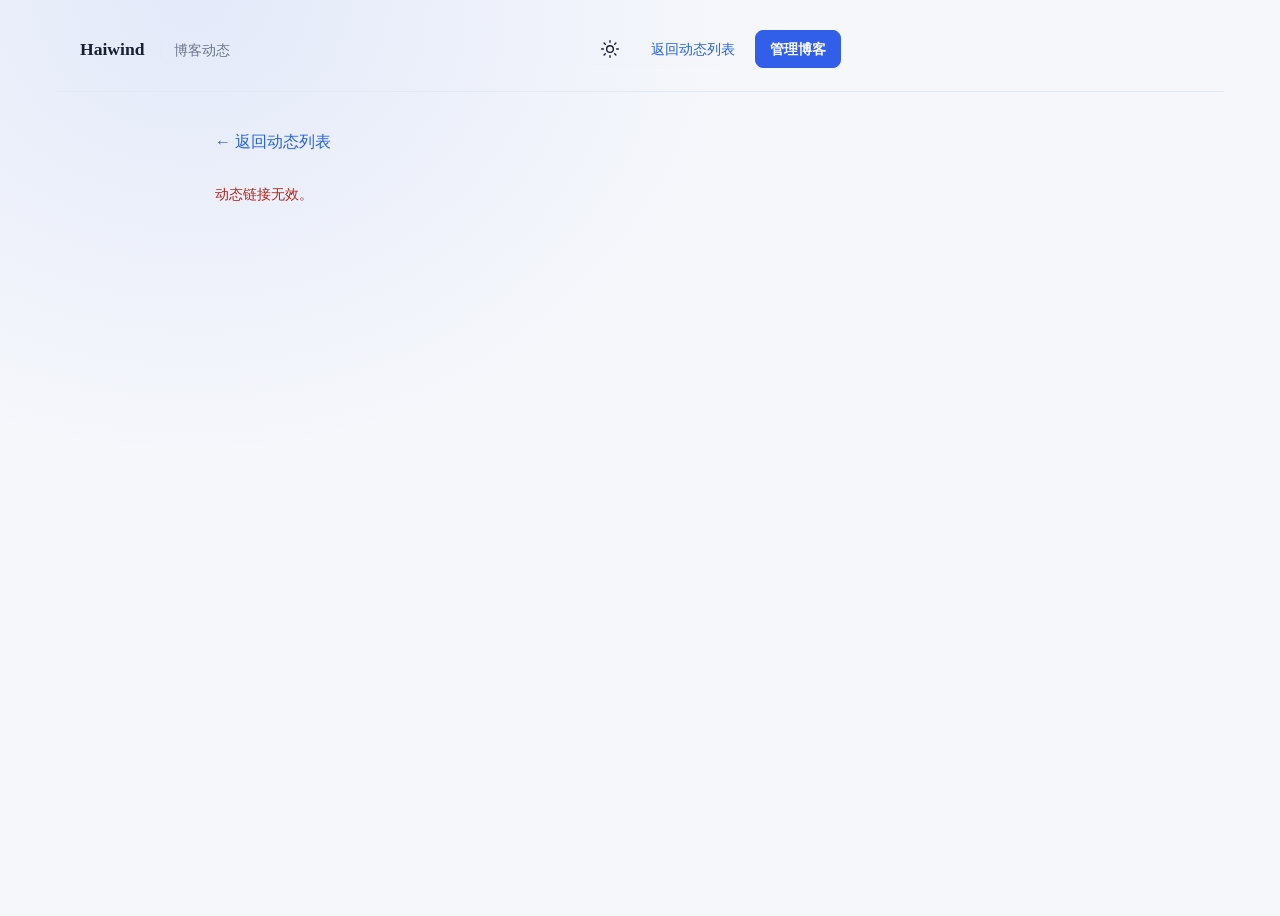
<file: post/view/index.html>
<!doctype html>
<html lang="zh-CN">
  <head>
    <meta charset="utf-8">
    <meta name="viewport" content="width=device-width, initial-scale=1">
    <meta name="robots" content="noindex, follow">
    <meta name="description" content="Haiwind 博客动态">
    <title>博客动态 | Haiwind</title>
    <link rel="icon" type="image/png" href="/images/haiwind-favicon.png?v=20261109-1" sizes="64x64">
    <script src="/assets/js/site-theme.js?v=20261102-2"></script>
    <link rel="stylesheet" href="/site.css?v=20261106-1">
    <link rel="stylesheet" href="/admin/admin.css">
    <script type="module" src="/assets/js/post-detail.js?v=20261102-4"></script>
  </head>
  <body class="admin-page">
    <header class="admin-header">
      <a class="admin-brand" href="/">Haiwind <span>博客动态</span></a>
      <nav class="post-detail-nav" aria-label="页面导航">
        <button class="theme-toggle theme-toggle-page" data-theme-toggle type="button" aria-label="切换到夜间模式" aria-pressed="false">
          <svg class="theme-toggle-icon" viewBox="0 0 24 24" aria-hidden="true">
            <circle class="theme-icon-sun" cx="12" cy="12" r="4"></circle>
            <path class="theme-icon-sun" d="M12 2v2m0 16v2M4.93 4.93l1.42 1.42m11.3 11.3 1.42 1.42M2 12h2m16 0h2M4.93 19.07l1.42-1.42m11.3-11.3 1.42-1.42"></path>
            <path class="theme-icon-moon" d="M20.2 15.6A8.5 8.5 0 0 1 8.4 3.8 8.5 8.5 0 1 0 20.2 15.6Z"></path>
          </svg>
        </button>
        <a class="admin-back-link" href="/post/">返回动态列表</a>
        <a class="post-detail-admin-link" href="/admin/">管理博客</a>
      </nav>
    </header>
    <main class="post-detail-main">
      <a class="post-detail-back" href="/post/">← 返回动态列表</a>
      <p class="admin-message" data-post-status role="status" aria-live="polite">正在加载动态…</p>
      <article class="post-detail-card" data-post-content hidden>
        <time class="live-post-date" data-post-date></time>
        <h1 data-post-title></h1>
        <div class="post-detail-body" data-post-body></div>
        <div class="post-detail-gallery" data-post-images></div>
      </article>
    </main>
  </body>
</html>
</file>
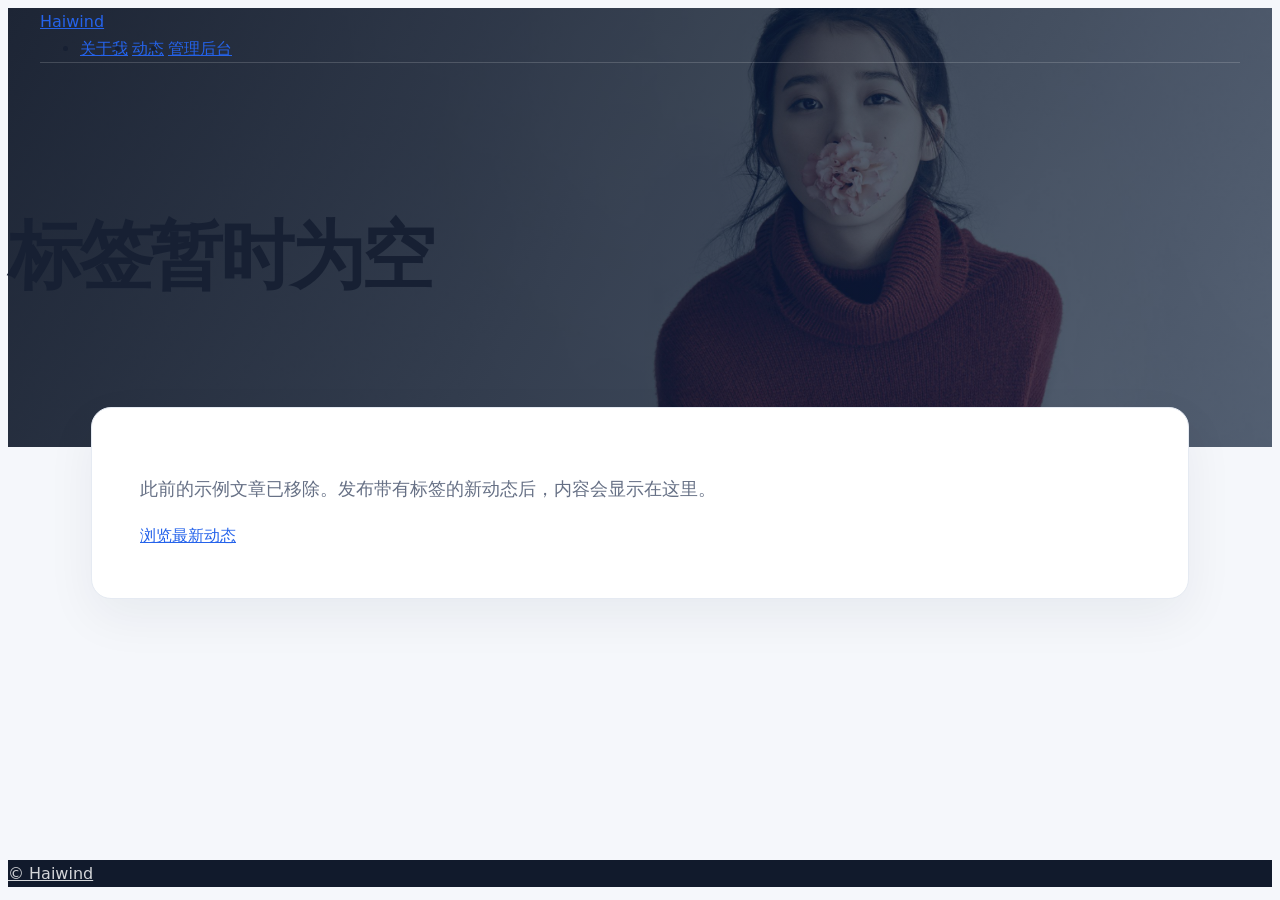
<file: tags/scene/index.html>
<!doctype html>
<html lang="zh-CN">
  <head>
    <meta charset="utf-8">
    <meta name="viewport" content="width=device-width, initial-scale=1">
    <meta name="robots" content="noindex, follow">
    <title>标签 | Haiwind</title>
    <link rel="icon" type="image/png" href="/images/haiwind-favicon.png?v=20261109-1" sizes="64x64">
    <link rel="stylesheet" href="/site.css">
  </head>
  <body class="ma0 avenir bg-near-white production">
    <header class="cover bg-top" style="background-image: url('/images/gohugo-default-sample-hero-image.png')">
      <div class="bg-black-60">
        <nav class="pv3 ph3 ph4-ns" role="navigation">
          <div class="flex-l justify-between items-center center">
            <a class="f3 fw2 hover-white no-underline white-90 dib" href="/">Haiwind</a>
            <ul class="pl0 mr3">
              <li class="list f5 fw4 dib pr3"><a class="hover-white no-underline white-90" href="/about/">关于我</a></li>
              <li class="list f5 fw4 dib pr3"><a class="hover-white no-underline white-90" href="/post/">动态</a></li>
              <li class="list f5 fw4 dib pr3"><a class="hover-white no-underline white-90" href="/admin/">管理后台</a></li>
            </ul>
          </div>
        </nav>
        <div class="tc-l pv4 pv6-l ph3 ph4-ns">
          <h1 class="f2 f-subheadline-l fw2 white-90 mb0 lh-title">标签暂时为空</h1>
        </div>
      </div>
    </header>
    <main class="pb7">
      <article class="center cf pv5 ph3 measure-wide">
        <p>此前的示例文章已移除。发布带有标签的新动态后，内容会显示在这里。</p>
        <a href="/post/">浏览最新动态</a>
      </article>
    </main>
    <footer class="bg-black bottom-0 w-100 pa3" role="contentinfo">
      <a class="f4 fw4 hover-white no-underline white-70 dib-ns pv2 ph3" href="/">© Haiwind</a>
    </footer>
  </body>
</html>
</file>
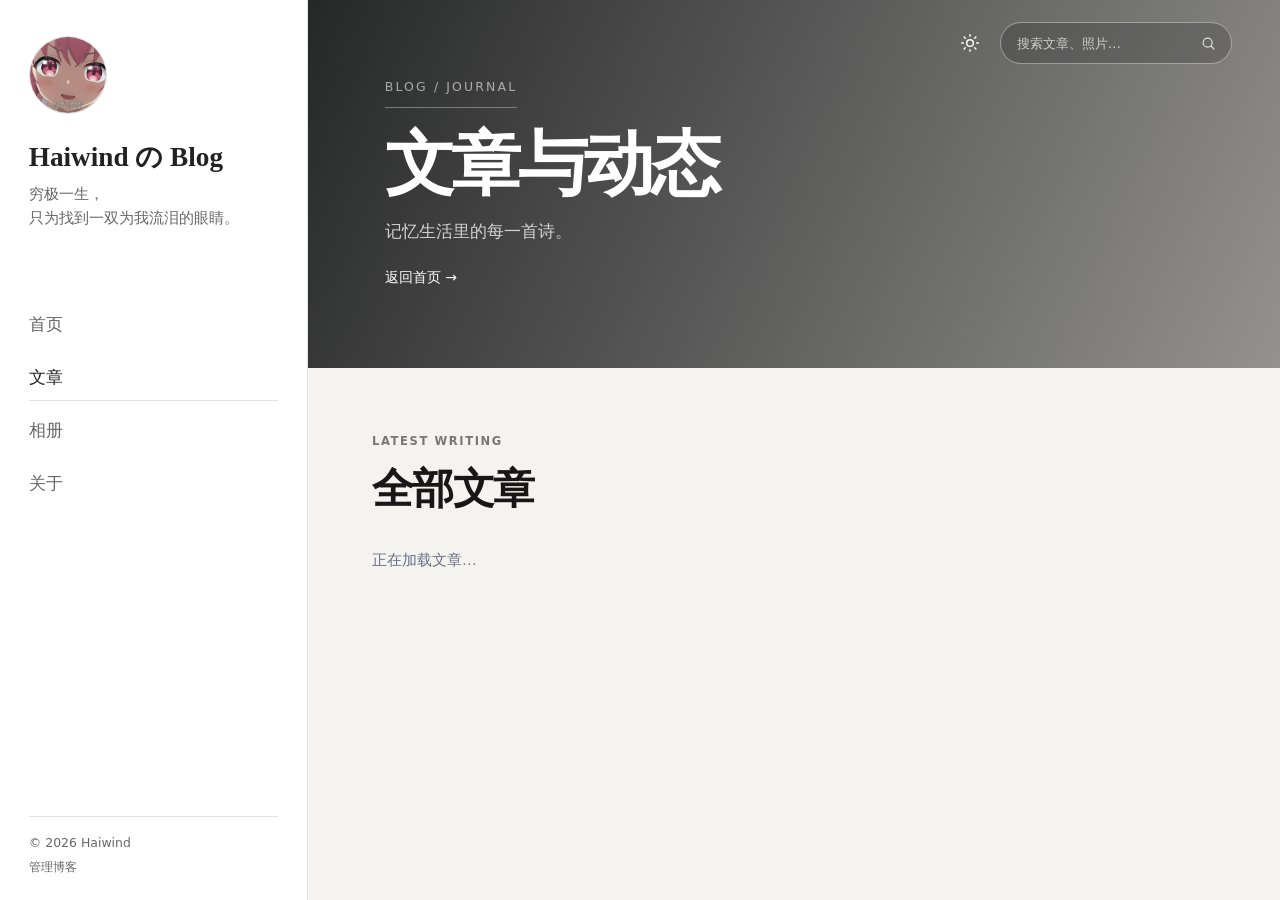
<file: post/page/1/index.html>
<!DOCTYPE html>
<html lang="en-US">
  <head>
    <title>https://haiwinds.github.io/post/</title>
    <link rel="canonical" href="https://haiwinds.github.io/post/">
    <meta name="robots" content="noindex">
    <meta charset="utf-8">
    <meta http-equiv="refresh" content="0; url=https://haiwinds.github.io/post/">
    <link rel="icon" type="image/png" href="/images/haiwind-favicon.png?v=20261109-1" sizes="64x64">
  </head>
</html>
</file>
<file: site.css>
:root {
  color-scheme: light;
  --ink: #172033;
  --muted: #667085;
  --accent: #2563eb;
  --paper: #f5f7fb;
  --line: #e5eaf2;
  --site-background: #f5f3f0;
  --site-surface: #fff;
  --site-ink: #171717;
  --site-muted: #777;
  --site-copy: #39465c;
  --site-card-line: rgba(20, 20, 20, 0.08);
  --site-card-shadow: rgba(20, 20, 20, 0.045);
  --sidebar-background: #fff;
  --sidebar-ink: #222;
  --sidebar-muted: #666;
  --sidebar-subtle: #666;
  --sidebar-border: rgba(20, 20, 20, 0.12);
  --sidebar-hover: rgba(20, 20, 20, 0.06);
}

html[data-theme="dark"] {
  color-scheme: dark;
  --admin-ink: #e7eaf0;
  --admin-muted: #a3adbd;
  --admin-line: #343c4a;
  --admin-blue: #8ab4ff;
  --ink: #e7eaf0;
  --muted: #a3adbd;
  --accent: #8ab4ff;
  --paper: #151922;
  --line: #343c4a;
  --site-background: #151922;
  --site-surface: #202633;
  --site-ink: #e7eaf0;
  --site-muted: #a3adbd;
  --site-copy: #c4ccda;
  --site-card-line: rgba(255, 255, 255, 0.09);
  --site-card-shadow: rgba(0, 0, 0, 0.18);
  --sidebar-background: #0b0b0b;
  --sidebar-ink: #eee;
  --sidebar-muted: #a7a7a7;
  --sidebar-subtle: #858585;
  --sidebar-border: rgba(255, 255, 255, 0.14);
  --sidebar-hover: rgba(255, 255, 255, 0.08);
}

html {
  scroll-behavior: smooth;
}

body.bg-near-white {
  background: var(--paper);
  color: var(--ink);
  font-family: Inter, ui-sans-serif, system-ui, -apple-system, BlinkMacSystemFont, "Segoe UI", sans-serif;
  line-height: 1.7;
}

a {
  color: var(--accent);
  transition: color 160ms ease, background-color 160ms ease, transform 160ms ease;
}

a:hover {
  color: #1d4ed8;
}

a:focus-visible,
input:focus-visible,
textarea:focus-visible {
  outline: 3px solid #93c5fd;
  outline-offset: 3px;
}

header.cover {
  background-position: center 48%;
  background-size: cover;
  min-height: 390px;
}

header.cover > .bg-black-60 {
  background: linear-gradient(120deg, rgba(11, 20, 39, 0.88), rgba(18, 39, 76, 0.57));
  min-height: inherit;
}

header nav {
  border-bottom: 1px solid rgba(255, 255, 255, 0.16);
  margin: 0 auto;
  max-width: 1200px;
}

header nav a {
  border-radius: 8px;
}

header nav a:hover {
  background: rgba(255, 255, 255, 0.12);
  color: #fff;
}

header nav ul {
  align-items: center;
  display: flex;
  flex-wrap: wrap;
  gap: 4px;
  margin: 0;
}

header.cover .tc-l {
  padding-bottom: 5rem;
  padding-top: 5rem;
}

header.cover h1,
header.cover .f2 {
  font-size: clamp(2.5rem, 6vw, 4.6rem);
  font-weight: 700;
  letter-spacing: -0.045em;
}

header.cover h2,
header.cover .fw1 {
  color: rgba(255, 255, 255, 0.82);
  font-size: clamp(1.05rem, 2.3vw, 1.35rem);
}

main {
  min-height: 45vh;
}

main > article.cf {
  background: var(--site-surface);
  border: 1px solid var(--line);
  border-radius: 20px;
  box-shadow: 0 18px 50px rgba(23, 32, 51, 0.06);
  margin: -2.5rem auto 3rem;
  padding: clamp(1.5rem, 4vw, 3rem);
  position: relative;
  width: min(100% - 2rem, 1000px);
}

main > article.cf > p {
  color: var(--muted);
  font-size: 1.12rem;
  max-width: 720px;
}

main > article.pa3 {
  margin: 0 auto;
  max-width: 1200px;
  padding-bottom: 4rem;
}

main > article.pa3 section {
  color: var(--muted);
  font-size: 1.1rem;
}

main aside.flex-ns {
  gap: 1.25rem;
  justify-content: flex-start;
  margin-top: 2rem;
}

main aside.flex-ns > div {
  background: #fff;
  border: 1px solid var(--line);
  border-radius: 16px;
  box-shadow: 0 10px 30px rgba(23, 32, 51, 0.05);
  flex: 1 1 280px;
  overflow: hidden;
  transition: transform 180ms ease, box-shadow 180ms ease;
}

main aside.flex-ns > div:hover {
  box-shadow: 0 18px 38px rgba(23, 32, 51, 0.1);
  transform: translateY(-3px);
}

main aside.flex-ns > div > div {
  padding: 1.5rem;
}

main aside.flex-ns h1,
main h1 {
  color: var(--ink);
  letter-spacing: -0.03em;
}

main .bb {
  border-color: var(--line);
}

main article a.ba,
main input[type="submit"] {
  background: var(--accent);
  border: 0;
  border-radius: 999px;
  color: #fff;
  font-weight: 600;
  padding: 0.65rem 1.1rem;
  text-decoration: none;
}

main article a.ba:hover,
main input[type="submit"]:hover {
  background: #1d4ed8;
  color: #fff;
  transform: translateY(-1px);
}

main article img {
  border-radius: 12px;
  height: 220px;
  object-fit: cover;
  width: 100%;
}

.live-feed-section {
  margin: 0 auto 3rem;
  max-width: 1050px;
  padding: 0 1.5rem;
}

.live-feed-heading {
  align-items: flex-end;
  display: flex;
  justify-content: space-between;
  margin-bottom: 1rem;
}

.live-feed-heading h2 {
  color: var(--ink);
  font-size: clamp(1.5rem, 3vw, 2rem);
  letter-spacing: -0.035em;
  margin: 0;
}

.live-feed-eyebrow {
  color: var(--accent);
  font-size: 0.72rem;
  font-weight: 750;
  letter-spacing: 0.12em;
  margin: 0 0 0.3rem;
}

.live-feed-status {
  color: var(--muted);
  font-size: 0.92rem;
  margin: 0.75rem 0;
}

.live-feed-grid {
  display: grid;
  gap: 1rem;
  grid-template-columns: repeat(auto-fit, minmax(min(100%, 280px), 1fr));
}

.live-post {
  background: var(--site-surface);
  border: 1px solid var(--line);
  border-radius: 16px;
  box-shadow: 0 10px 30px rgba(23, 32, 51, 0.045);
  min-width: 0;
  overflow: hidden;
  text-decoration: none;
  transition: transform 180ms ease, box-shadow 180ms ease;
}

.live-post:hover {
  box-shadow: 0 18px 38px rgba(23, 32, 51, 0.1);
  color: var(--ink);
  transform: translateY(-3px);
}

.live-post h3 {
  color: var(--ink);
  font-size: 1.1rem;
  margin: 0 0 0.45rem;
}

.live-post-date {
  color: var(--muted);
  display: block;
  font-size: 0.8rem;
}

.live-post-meta {
  padding: 1.1rem 1.2rem 1.25rem;
}

.live-post-images {
  aspect-ratio: 4 / 3;
  box-sizing: border-box;
  display: grid;
  gap: 0.35rem;
  grid-template-columns: repeat(2, minmax(0, 1fr));
  grid-template-rows: repeat(2, minmax(0, 1fr));
  height: auto;
  max-height: 360px;
  min-width: 0;
  overflow: hidden;
  position: relative;
}

.live-post-images[data-count="1"] {
  grid-template-columns: 1fr;
  grid-template-rows: minmax(0, 1fr);
}

.live-post-images img {
  display: block;
  height: 100%;
  min-height: 0;
  min-width: 0;
  object-fit: cover;
  max-width: 100%;
  width: 100%;
}

.live-post-images img:nth-of-type(n + 5) {
  display: none;
}

.live-post-images[data-count="3"] img:nth-of-type(3) {
  grid-column: 1 / -1;
}

.live-post-image-error {
  align-items: center;
  background: #f3f2ef;
  color: var(--muted);
  display: grid;
  font-size: 0.82rem;
  grid-column: 1 / -1;
  grid-row: 1 / -1;
  justify-items: center;
  text-align: center;
}

.live-post-image-more {
  background: rgba(0, 0, 0, 0.56);
  border-radius: 999px;
  color: #fff;
  font: 700 0.9rem/1 Inter, ui-sans-serif, system-ui, sans-serif;
  padding: 0.5rem 0.7rem;
  bottom: 0.5rem;
  right: 0.5rem;
  position: absolute;
}

.post-detail-main {
  margin: 0 auto;
  max-width: 850px;
  min-height: 65vh;
  padding: 2.5rem 1.5rem 5rem;
}

.post-detail-back {
  display: inline-block;
  margin-bottom: 1.25rem;
  text-decoration: none;
}

.post-detail-nav {
  align-items: center;
  display: flex;
  gap: 1.25rem;
}

.post-detail-admin-link {
  background: #315fea;
  border: 1px solid #315fea;
  border-radius: 8px;
  color: #fff;
  font-size: 0.88rem;
  font-weight: 600;
  padding: 0.55rem 0.9rem;
  text-decoration: none;
  transition: background-color 160ms ease, border-color 160ms ease;
}

.post-detail-admin-link:hover {
  background: #254ed0;
  border-color: #254ed0;
  color: #fff;
}

.post-detail-card {
  background: var(--site-surface);
  border: 1px solid var(--line);
  border-radius: 18px;
  box-shadow: 0 12px 32px rgba(23, 32, 51, 0.045);
  padding: clamp(1.5rem, 4vw, 3rem);
}

.post-detail-card h1 {
  color: var(--ink);
  font-size: clamp(1.8rem, 5vw, 2.6rem);
  letter-spacing: -0.04em;
  line-height: 1.25;
  margin: 0.5rem 0 1.25rem;
}

.post-detail-body {
  color: var(--site-copy);
  font-size: 1.08rem;
  line-height: 1.85;
  margin: 1.08em 0;
  overflow-wrap: anywhere;
  white-space: pre-wrap;
}

.post-detail-body figure {
  margin: 1.5rem 0;
  white-space: normal;
}

.admin-inline-image-actions {
  align-items: center;
  display: flex;
  flex-wrap: wrap;
  gap: 0.65rem;
  margin: 0.65rem 0 1rem;
}

.admin-inline-image-actions .admin-hint {
  margin: 0;
}

.post-detail-gallery {
  display: grid;
  gap: 1.5rem;
  margin-top: 1.5rem;
}

.post-detail-image-error {
  color: var(--muted);
  font-size: 0.9rem;
}

.post-detail-photo {
  margin: 0;
}

main article img.post-detail-image {
  border-radius: 0;
  display: block;
  height: auto;
  margin: 0;
  max-height: 720px;
  object-fit: contain;
  width: 100%;
}

html[data-theme="dark"] .admin-page {
  background:
    radial-gradient(ellipse at 15% 0, rgba(49, 95, 234, 0.12), transparent 34rem),
    #151922;
  color: var(--ink);
}

main form input:not([type="submit"]),
main form textarea {
  background: #fff;
  border: 1px solid var(--line);
  border-radius: 10px;
  box-sizing: border-box;
  color: var(--ink);
}

footer {
  background: #111a2c;
  color: rgba(255, 255, 255, 0.75);
  margin-top: 3rem;
}

footer a {
  color: rgba(255, 255, 255, 0.82);
}

@media (max-width: 640px) {
  header.cover {
    min-height: 330px;
  }

  header.cover .tc-l {
    padding: 4rem 1.25rem;
  }

  header nav {
    align-items: flex-start;
    flex-direction: column;
    gap: 0.5rem;
  }

  header nav ul {
    padding-bottom: 0.25rem;
  }

  header nav li {
    padding-right: 0.35rem;
  }

  main > article.cf {
    margin-top: -1.5rem;
  }
}

.home-page {
  background: var(--site-background);
  color: var(--site-ink);
  font-family: Inter, "Noto Serif SC", "Songti SC", Georgia, serif;
  line-height: 1.65;
}

.home-shell {
  display: grid;
  grid-template-columns: 308px minmax(0, 1fr);
  height: 100vh;
  min-height: 0;
  overflow: hidden;
}

.home-sidebar {
  align-items: flex-start;
  background: var(--sidebar-background);
  border-right: 1px solid var(--sidebar-border);
  color: var(--sidebar-ink);
  display: flex;
  flex-direction: column;
  box-sizing: border-box;
  height: 100vh;
  min-height: 0;
  overflow-y: auto;
  padding: 2.25rem 1.8rem 1.4rem;
  position: sticky;
  top: 0;
}

.home-profile {
  width: 100%;
}

.home-avatar {
  border: 1px solid var(--sidebar-border);
  border-radius: 50%;
  display: block;
  height: 78px;
  margin-bottom: 1.65rem;
  overflow: hidden;
  width: 78px;
}

.home-avatar img {
  height: 100%;
  object-fit: cover;
  object-position: center;
  width: 100%;
}

.home-brand {
  color: var(--sidebar-ink);
  display: inline-block;
  font-family: "Noto Serif SC", "Songti SC", Georgia, serif;
  font-size: 1.7rem;
  font-weight: 700;
  line-height: 1.3;
  text-decoration: none;
}

.home-brand:hover {
  color: var(--sidebar-muted);
}

.home-tagline {
  color: var(--sidebar-muted);
  font-family: Inter, ui-sans-serif, system-ui, sans-serif;
  font-size: 0.95rem;
  line-height: 1.55;
  margin: 0.45rem 0 0;
}

.home-nav {
  display: flex;
  flex-direction: column;
  gap: 0.42rem;
  margin-top: clamp(1.5rem, 8vh, 4.6rem);
  width: 100%;
}

.home-nav a {
  border-bottom: 1px solid transparent;
  color: var(--sidebar-muted);
  font-size: 1.05rem;
  padding: 0.55rem 0;
  text-decoration: none;
  transition: color 160ms ease, border-color 160ms ease;
}

.home-nav a:hover,
.home-nav a.is-current {
  border-bottom-color: var(--sidebar-border);
  color: var(--sidebar-ink);
}

.visually-hidden {
  clip: rect(0, 0, 0, 0);
  clip-path: inset(50%);
  height: 1px;
  overflow: hidden;
  position: absolute;
  white-space: nowrap;
  width: 1px;
}

.home-sidebar-footer {
  border-top: 1px solid var(--sidebar-border);
  color: var(--sidebar-subtle);
  display: flex;
  flex-direction: column;
  font-family: Inter, ui-sans-serif, system-ui, sans-serif;
  font-size: 0.78rem;
  gap: 0.2rem;
  margin-top: auto;
  padding-top: 1rem;
  width: 100%;
}

.home-sidebar-footer a {
  color: inherit;
  text-decoration: none;
}

.home-sidebar-footer a:hover {
  color: var(--sidebar-ink);
}

.home-sidebar.has-music-player .home-sidebar-footer {
  margin-top: 1rem;
}

.sidebar-music {
  border-top: 1px solid var(--sidebar-border);
  color: var(--sidebar-ink);
  margin-top: auto;
  padding-top: 0.8rem;
  width: 100%;
}

.sidebar-music-current {
  color: var(--sidebar-muted);
  font: 0.78rem/1.45 Inter, ui-sans-serif, system-ui, sans-serif;
  margin: 0.45rem 0 0.55rem;
  overflow: hidden;
  text-overflow: ellipsis;
  white-space: nowrap;
}

.sidebar-music-current[hidden],
.sidebar-music-list[hidden] {
  display: none;
}

.sidebar-music-controls {
  border-radius: 8px;
  min-width: 0;
  width: 100%;
}

.sidebar-music-audio {
  display: none;
}

.sidebar-music-local-player {
  align-items: stretch;
  background: #fff;
  border: 1px solid rgba(20, 20, 20, 0.12);
  border-radius: 8px;
  color: #333;
  display: flex;
  height: 112px;
  margin-left: -1.8rem;
  overflow: hidden;
  width: calc(100% + 3.6rem);
}

.sidebar-music-local-cover {
  align-items: center;
  background:
    radial-gradient(circle at 75% 20%, rgba(255, 255, 255, 0.3), transparent 32%),
    linear-gradient(145deg, #647e9c, #293d5a 55%, #1b2539);
  color: rgba(255, 255, 255, 0.9);
  display: flex;
  flex: 0 0 112px;
  font-size: 2rem;
  justify-content: center;
}

.sidebar-music-local-body {
  display: flex;
  flex: 1;
  flex-direction: column;
  justify-content: center;
  min-width: 0;
  padding: 0.35rem 0.65rem;
}

.sidebar-music-local-title {
  color: #333;
  font: 500 0.78rem/1.35 Inter, ui-sans-serif, system-ui, sans-serif;
  margin: 0 0 0.15rem;
  overflow: hidden;
  text-overflow: ellipsis;
  white-space: nowrap;
}

.sidebar-music-progress {
  accent-color: #9c1825;
  cursor: pointer;
  height: 14px;
  margin: 0;
  width: 100%;
}

.sidebar-music-local-actions {
  align-items: center;
  color: #888;
  display: flex;
  gap: 0.5rem;
  justify-content: flex-end;
  margin-top: 0;
}

.sidebar-music-local-time {
  display: flex;
  flex: 0 0 auto;
  font: 0.68rem/1 Inter, ui-sans-serif, system-ui, sans-serif;
  justify-content: space-between;
  margin: 0.1rem 0;
  min-width: 60px;
}

.sidebar-music-local-list-toggle {
  appearance: none;
  background: transparent;
  border: 0;
  color: var(--sidebar-muted);
  cursor: pointer;
  display: block;
  font: 0.68rem/1.35 Inter, ui-sans-serif, system-ui, sans-serif;
  margin: 0.25rem 0 0 auto;
  padding: 0.2rem 0.35rem;
}

.sidebar-music-local-list-toggle:hover,
.sidebar-music-local-list-toggle[aria-expanded="true"] {
  color: var(--sidebar-ink);
}

.sidebar-music-local-actions .sidebar-music-play {
  background: transparent;
  color: #777;
  flex: 0 0 28px;
  height: 28px;
  width: 28px;
}

.sidebar-music-local-actions .sidebar-music-play:hover:not(:disabled) {
  background: rgba(0, 0, 0, 0.08);
}

.sidebar-music-local-actions .sidebar-music-speed {
  color: #666;
  flex: 0 0 auto;
  height: 28px;
  margin-left: 0;
  min-width: 38px;
}

.sidebar-music-local-actions .sidebar-music-speed:hover {
  background: rgba(0, 0, 0, 0.06);
}

.sidebar-music-embed-viewport {
  height: 112px;
  margin-left: -1.8rem;
  overflow: hidden;
  position: relative;
  width: calc(100% + 3.6rem);
}

.sidebar-music-embed-list-toggle {
  appearance: none;
  background: transparent;
  border: 0;
  border-radius: 4px;
  bottom: 12px;
  cursor: pointer;
  height: 24px;
  padding: 0;
  position: absolute;
  right: 14px;
  width: 24px;
  z-index: 1;
}

.sidebar-music-embed-list-toggle:focus-visible {
  outline: 2px solid #c20c16;
  outline-offset: 1px;
}

.sidebar-music-embed-list-toggle[hidden] {
  display: none;
}

.sidebar-music-embed {
  background: #fff;
  border: 1px solid rgba(255, 255, 255, 0.1);
  border-radius: 8px;
  display: block;
  height: 150px;
  width: 100%;
}

html[data-theme="dark"] .sidebar-music-local-player {
  background: #202633;
  border-color: rgba(255, 255, 255, 0.14);
  color: #e7eaf0;
}

html[data-theme="dark"] .sidebar-music-local-title {
  color: #e7eaf0;
}

html[data-theme="dark"] .sidebar-music-progress {
  accent-color: #c8b7ff;
  color-scheme: dark;
}

html[data-theme="dark"] .sidebar-music-local-time,
html[data-theme="dark"] .sidebar-music-local-actions {
  color: #a3adbd;
}

html[data-theme="dark"] .sidebar-music-local-actions .sidebar-music-play {
  color: #d7d0ff;
}

html[data-theme="dark"] .sidebar-music-local-actions .sidebar-music-play:hover:not(:disabled),
html[data-theme="dark"] .sidebar-music-local-actions .sidebar-music-speed:hover {
  background: rgba(255, 255, 255, 0.1);
}

html[data-theme="dark"] .sidebar-music-local-actions .sidebar-music-speed,
html[data-theme="dark"] .sidebar-music-speed {
  color: #d7d0ff;
}

html[data-theme="dark"] .sidebar-music-transport {
  background: rgba(255, 255, 255, 0.035);
  border-color: rgba(255, 255, 255, 0.08);
}

html[data-theme="dark"] .sidebar-music-skip {
  color: #eee;
}

html[data-theme="dark"] .sidebar-music-skip:hover:not(:disabled) {
  background: rgba(255, 255, 255, 0.16);
}

.sidebar-music-transport {
  display: flex;
  align-items: center;
  background: rgba(20, 20, 20, 0.035);
  border: 1px solid rgba(20, 20, 20, 0.08);
  border-radius: 8px;
  gap: 0.3rem;
  margin-top: 0.5rem;
  min-height: 44px;
  padding: 0.35rem 0.55rem;
}

.sidebar-music-transport[hidden] {
  display: none;
}

.sidebar-music-skip {
  align-items: center;
  appearance: none;
  background: transparent;
  border: 0;
  border-radius: 50%;
  color: #444;
  cursor: pointer;
  display: inline-flex;
  font: 1.15rem/1 Inter, ui-sans-serif, system-ui, sans-serif;
  height: 30px;
  justify-content: center;
  width: 30px;
}

.sidebar-music-skip svg {
  fill: none;
  height: 18px;
  stroke: currentColor;
  stroke-linecap: round;
  stroke-linejoin: round;
  stroke-width: 1.8;
  width: 18px;
}

.sidebar-music-skip .music-icon-previous path:nth-child(2),
.sidebar-music-skip .music-icon-next path:nth-child(2),
.sidebar-music-skip .music-icon-play path,
.sidebar-music-skip .music-icon-pause path {
  fill: currentColor;
  stroke: none;
}

.sidebar-music-play {
  background: #c8b7ff;
  color: #171222;
}

.sidebar-music-play:hover:not(:disabled) {
  background: #ded4ff;
}

.sidebar-music-play[hidden] {
  display: none;
}

.sidebar-music-speed {
  appearance: none;
  background: transparent;
  border: 0;
  border-radius: 6px;
  color: #6b50a2;
  cursor: pointer;
  font: 600 0.7rem/1 Inter, ui-sans-serif, system-ui, sans-serif;
  height: 32px;
  margin-left: auto;
  min-width: 42px;
  padding: 0 0.45rem;
  transition: background-color 140ms ease, color 140ms ease;
}

.sidebar-music-speed:hover {
  background: rgba(107, 80, 162, 0.1);
}

.sidebar-music-speed[hidden] {
  display: none;
}

.sidebar-music-skip:hover:not(:disabled) {
  background: rgba(20, 20, 20, 0.08);
}

.sidebar-music-skip:disabled {
  cursor: default;
  opacity: 0.4;
}

.sidebar-music-list {
  box-sizing: border-box;
  border-top: 1px solid var(--sidebar-border);
  display: grid;
  gap: 0.1rem;
  grid-template-columns: minmax(0, 1fr);
  list-style: none;
  margin: 0.6rem 0 0 -1.8rem;
  max-height: 112px;
  min-width: 0;
  overflow-x: hidden;
  overflow-y: auto;
  padding: 0.4rem 0 0;
  scrollbar-width: none;
  width: calc(100% + 3.6rem);
}

.sidebar-music-list::-webkit-scrollbar {
  display: none;
}

.sidebar-music-list li {
  min-width: 0;
  width: 100%;
}

.sidebar-music-list button {
  background: transparent;
  border: 0;
  border-radius: 4px;
  color: var(--sidebar-muted);
  cursor: pointer;
  display: block;
  font: 0.74rem/1.4 Inter, ui-sans-serif, system-ui, sans-serif;
  overflow: hidden;
  min-width: 0;
  padding: 0.22rem 1rem;
  text-align: left;
  text-overflow: ellipsis;
  white-space: nowrap;
  width: 100%;
}

.sidebar-music-list button:hover,
.sidebar-music-list button.is-current {
  background: var(--sidebar-hover);
  color: var(--sidebar-ink);
}

.sidebar-music-list button.is-current::before {
  color: #9c1825;
  content: "♫ ";
}

.sidebar-music-status {
  color: var(--sidebar-muted);
  font: 0.72rem/1.45 Inter, ui-sans-serif, system-ui, sans-serif;
  margin: 0.45rem 0 0;
}

.home-main {
  height: 100vh;
  min-width: 0;
  overflow-x: hidden;
  overflow-y: auto;
  overscroll-behavior: contain;
}

.posts-main {
  height: 100vh;
  min-width: 0;
  overflow-x: hidden;
  overflow-y: auto;
  overscroll-behavior: contain;
}

.gallery-main {
  height: 100vh;
  min-width: 0;
  overflow-x: hidden;
  overflow-y: auto;
  overscroll-behavior: contain;
}

.home-hero {
  align-items: center;
  background-image:
    linear-gradient(90deg, rgba(8, 9, 10, 0.82) 0%, rgba(8, 9, 10, 0.49) 56%, rgba(8, 9, 10, 0.28) 100%),
    linear-gradient(0deg, rgba(8, 9, 10, 0.38), transparent 48%),
    url("/images/gohugo-default-sample-hero-image.png");
  background-position: center, center, center 48%;
  background-size: cover;
  color: #fff;
  display: flex;
  min-height: min(100vh, 900px);
  padding: clamp(2.5rem, 5vw, 5rem);
  position: relative;
}

.page-search {
  align-items: center;
  background: rgba(8, 9, 10, 0.18);
  border: 1px solid rgba(255, 255, 255, 0.4);
  border-radius: 999px;
  display: flex;
  min-height: 42px;
  position: relative;
  transition: background-color 160ms ease, border-color 160ms ease;
  width: min(270px, 100%);
  z-index: 1;
}

.page-search:focus-within {
  background: rgba(8, 9, 10, 0.42);
  border-color: rgba(255, 255, 255, 0.72);
}

.home-page .page-search input {
  background: transparent;
  border: 0;
  border-radius: inherit;
  box-shadow: none;
  color: #fff;
  flex: 1;
  font-family: Inter, ui-sans-serif, system-ui, sans-serif;
  font-size: 0.82rem;
  min-width: 0;
  outline: 0;
  padding: 0.6rem 0 0.6rem 1rem;
}

.page-search input::placeholder {
  color: rgba(255, 255, 255, 0.7);
  opacity: 1;
}

.home-page .page-search input:focus-visible {
  outline: 0;
}

.page-search button {
  align-items: center;
  appearance: none;
  background: transparent;
  border: 0;
  color: rgba(255, 255, 255, 0.78);
  cursor: pointer;
  display: inline-flex;
  justify-content: center;
  padding: 0.6rem 0.85rem;
}

.page-search button:hover,
.page-search button:focus-visible {
  color: #fff;
}

.page-search button:focus-visible {
  outline: 2px solid rgba(255, 255, 255, 0.7);
  outline-offset: -4px;
}

.page-search svg {
  fill: none;
  height: 17px;
  stroke: currentColor;
  stroke-linecap: round;
  stroke-width: 1.7;
  width: 17px;
}

.page-actions {
  align-items: center;
  display: flex;
  gap: 0.55rem;
  position: absolute;
  right: clamp(1.2rem, 4vw, 3rem);
  top: 1.4rem;
  z-index: 1;
}

.theme-toggle {
  align-items: center;
  appearance: none;
  background: transparent;
  border: 0;
  border-radius: 50%;
  color: #fff;
  cursor: pointer;
  display: inline-flex;
  flex: 0 0 auto;
  justify-content: center;
  min-height: 42px;
  min-width: 42px;
  padding: 0;
  transition: color 160ms ease;
}

.theme-toggle:hover,
.theme-toggle:focus-visible {
  color: rgba(255, 255, 255, 0.72);
}

.theme-toggle:focus-visible {
  outline: 2px solid currentColor;
  outline-offset: 3px;
}

.theme-toggle-icon {
  fill: none;
  height: 20px;
  stroke: currentColor;
  stroke-linecap: round;
  stroke-linejoin: round;
  stroke-width: 1.7;
  width: 20px;
}

.theme-icon-moon {
  display: none;
}

html[data-theme="dark"] .theme-icon-sun {
  display: none;
}

html[data-theme="dark"] .theme-icon-moon {
  display: block;
}

.theme-toggle-page {
  color: var(--ink);
}

.theme-toggle-page:hover,
.theme-toggle-page:focus-visible {
  color: var(--accent);
}

.theme-toggle-page:focus-visible {
  outline-color: var(--accent);
}

.home-hero-content {
  margin: 2rem 0 3rem;
  max-width: 820px;
}

.home-eyebrow {
  color: rgba(255, 255, 255, 0.58);
  font-family: Inter, ui-sans-serif, system-ui, sans-serif;
  font-size: 0.78rem;
  letter-spacing: 0.17em;
  margin: 0 0 1.35rem;
  padding-bottom: 0.65rem;
  position: relative;
  width: fit-content;
}

.home-eyebrow::after {
  background: rgba(255, 255, 255, 0.34);
  bottom: 0;
  content: "";
  height: 1px;
  left: 0;
  position: absolute;
  width: 100%;
}

.home-hero h1 {
  color: #fff;
  font-family: "Noto Serif SC", "Songti SC", Georgia, serif;
  font-size: clamp(3.15rem, 7.5vw, 6.4rem);
  font-weight: 700;
  letter-spacing: -0.06em;
  line-height: 1.17;
  margin: 0;
  text-shadow: 0 4px 28px rgba(0, 0, 0, 0.18);
}

.home-lead {
  color: rgba(255, 255, 255, 0.72);
  font-size: clamp(1.05rem, 2.1vw, 1.45rem);
  line-height: 1.8;
  margin: 1.45rem 0 2.25rem;
}

.home-hero-actions {
  display: flex;
  flex-wrap: wrap;
  gap: 1rem;
}

.home-button {
  align-items: center;
  border: 1px solid rgba(255, 255, 255, 0.48);
  border-radius: 999px;
  display: inline-flex;
  font-family: Inter, ui-sans-serif, system-ui, sans-serif;
  font-size: 0.92rem;
  justify-content: center;
  min-height: 54px;
  min-width: 132px;
  padding: 0 1.3rem;
  text-decoration: none;
  transition: background-color 160ms ease, color 160ms ease, transform 160ms ease;
}

.home-button:hover {
  transform: translateY(-2px);
}

.home-button-light {
  background: #f7f7f7;
  border-color: #f7f7f7;
  color: #161616;
}

.home-button-light:hover {
  background: #fff;
  color: #111;
}

.home-button-outline {
  background: rgba(0, 0, 0, 0.08);
  color: #fff;
}

.home-button-outline:hover {
  background: rgba(255, 255, 255, 0.13);
  color: #fff;
}

.home-scroll-cue {
  bottom: 1.6rem;
  height: 34px;
  left: 50%;
  position: absolute;
  transform: translateX(-50%);
  width: 34px;
}

.home-scroll-cue span {
  border-bottom: 3px solid rgba(255, 255, 255, 0.78);
  border-right: 3px solid rgba(255, 255, 255, 0.78);
  display: block;
  height: 15px;
  margin: 4px auto;
  transform: rotate(45deg);
  width: 15px;
}

.home-updates {
  margin: 0 auto;
  max-width: 1320px;
  padding: clamp(3rem, 7vw, 6rem) clamp(1.2rem, 5vw, 4.5rem);
}

.home-updates-heading {
  align-items: flex-end;
  display: flex;
  gap: 1rem;
  justify-content: space-between;
  margin-bottom: 1.6rem;
}

.home-updates-heading .live-feed-eyebrow {
  color: var(--site-muted);
  font-family: Inter, ui-sans-serif, system-ui, sans-serif;
  letter-spacing: 0.16em;
}

.home-updates-heading h2 {
  color: var(--site-ink);
  font-family: "Noto Serif SC", "Songti SC", Georgia, serif;
  font-size: clamp(1.9rem, 4vw, 2.8rem);
  letter-spacing: -0.045em;
  margin: 0;
}

.home-all-posts {
  color: var(--site-muted);
  font-family: Inter, ui-sans-serif, system-ui, sans-serif;
  font-size: 0.9rem;
  padding-bottom: 0.3rem;
  text-decoration: none;
}

.home-all-posts:hover {
  color: var(--site-ink);
}

.home-updates .live-feed-status {
  color: var(--site-muted);
}

.home-updates .live-feed-grid {
  gap: 1.15rem;
  grid-template-columns: repeat(auto-fit, minmax(min(100%, 270px), 1fr));
}

.home-updates .live-post {
  background: var(--site-surface);
  border: 1px solid var(--site-card-line);
  border-radius: 6px;
  box-shadow: 0 12px 32px var(--site-card-shadow);
  color: var(--site-ink);
}

.home-updates .live-post:hover {
  box-shadow: 0 18px 38px var(--site-card-shadow);
  color: var(--site-ink);
}

.home-updates .live-post-images {
  border-radius: 3px 3px 0 0;
}

.home-updates .live-post h3 {
  color: var(--site-ink);
  font-family: "Noto Serif SC", "Songti SC", Georgia, serif;
  font-size: 1.2rem;
  margin: 0 0 0.45rem;
}

@media (max-width: 760px) {
  .home-shell {
    display: block;
    height: auto;
    overflow: visible;
  }

  .home-sidebar {
    align-items: center;
    flex-direction: row;
    flex-wrap: wrap;
    height: auto;
    min-height: auto;
    overflow: visible;
    padding: 0.8rem 1rem;
    position: relative;
  }

  .home-main {
    height: auto;
    overflow: visible;
  }

  .posts-main {
    height: auto;
    overflow: visible;
  }

  .gallery-main {
    height: auto;
    overflow: visible;
  }

  .home-profile {
    align-items: center;
    display: flex;
    gap: 0.7rem;
    min-width: 0;
    width: auto;
  }

  .home-avatar {
    flex: 0 0 42px;
    height: 42px;
    margin: 0;
    width: 42px;
  }

  .home-brand {
    font-size: 1.05rem;
    white-space: nowrap;
  }

  .home-tagline,
  .home-sidebar-footer {
    display: none;
  }

  .home-nav {
    flex-direction: row;
    gap: 0.2rem;
    justify-content: space-between;
    margin: 0.45rem 0 0;
    overflow-x: auto;
    width: 100%;
  }

  .home-nav a {
    border: 0;
    font-family: Inter, ui-sans-serif, system-ui, sans-serif;
    font-size: 0.84rem;
    padding: 0.55rem 0.45rem;
    white-space: nowrap;
  }

  .sidebar-music {
    margin-top: 0.7rem;
    padding-top: 0.7rem;
  }

  .sidebar-music-list {
    max-height: 88px;
    margin-left: -1rem;
    width: calc(100% + 2rem);
  }

  .sidebar-music-embed-viewport,
  .sidebar-music-local-player {
    margin-left: -1rem;
    width: calc(100% + 2rem);
  }

  .sidebar-music-local-cover {
    flex-basis: 92px;
  }

  .home-hero {
    min-height: min(78vh, 720px);
    padding: 5rem 1.35rem 2.2rem;
  }

  .home-hero h1 {
    font-size: clamp(2.8rem, 12vw, 5rem);
  }

  .home-lead br {
    display: none;
  }

  .home-button {
    min-height: 48px;
    min-width: 118px;
  }

  .home-updates-heading {
    align-items: flex-start;
    flex-direction: column;
  }

}

@media (max-width: 420px) {
  .home-brand {
    font-size: 0.95rem;
  }

  .home-nav a {
    font-size: 0.78rem;
    padding-inline: 0.32rem;
  }

  .home-hero-actions {
    gap: 0.65rem;
  }
}

.gallery-main {
  background: var(--site-background);
  min-height: 100vh;
  min-width: 0;
}

.gallery-heading {
  background:
    linear-gradient(115deg, rgba(10, 11, 12, 0.88), rgba(10, 11, 12, 0.42)),
    url("/images/gohugo-default-sample-hero-image.png") center 48% / cover;
  color: #fff;
  min-height: 280px;
  padding: clamp(2rem, 6vw, 5rem);
  position: relative;
}

.gallery-heading .home-eyebrow {
  margin-bottom: 1rem;
}

.gallery-heading h1 {
  color: #fff;
  font-family: "Noto Serif SC", "Songti SC", Georgia, serif;
  font-size: clamp(2.6rem, 6vw, 4.4rem);
  letter-spacing: -0.05em;
  line-height: 1.15;
  margin: 0;
}

.gallery-heading > p:not(.home-eyebrow) {
  color: rgba(255, 255, 255, 0.76);
  font-size: 1.05rem;
  margin: 0.8rem 0 1.2rem;
}

.gallery-heading > a {
  color: #fff;
  font-family: Inter, ui-sans-serif, system-ui, sans-serif;
  font-size: 0.88rem;
  text-decoration: none;
}

.gallery-heading > a:hover {
  color: #ddd;
}

.about-content {
  background: var(--site-surface);
  border: 1px solid var(--site-card-line);
  border-radius: 6px;
  color: var(--site-copy);
  margin: clamp(2rem, 5vw, 4rem);
  max-width: 850px;
  padding: clamp(1.5rem, 4vw, 3rem);
}

.about-content .live-feed-eyebrow {
  color: var(--site-muted);
  font-family: Inter, ui-sans-serif, system-ui, sans-serif;
  letter-spacing: 0.14em;
}

.about-content h2 {
  color: var(--site-ink);
  font-family: "Noto Serif SC", "Songti SC", Georgia, serif;
  font-size: clamp(1.8rem, 4vw, 2.6rem);
  letter-spacing: -0.04em;
  margin: 0.3rem 0 1rem;
}

.about-content p {
  line-height: 1.9;
}

.about-content strong {
  color: var(--site-ink);
}

.about-social {
  align-items: center;
  border-top: 1px solid var(--site-card-line);
  display: flex;
  flex-wrap: wrap;
  gap: 0.7rem;
  margin-top: 1.8rem;
  padding-top: 1.35rem;
}

.about-social a {
  align-items: center;
  background: var(--site-background);
  border: 1px solid var(--site-card-line);
  border-radius: 999px;
  color: var(--site-ink);
  display: inline-flex;
  font: 600 0.88rem/1 Inter, ui-sans-serif, system-ui, sans-serif;
  gap: 0.55rem;
  min-height: 42px;
  padding: 0 0.9rem;
  text-decoration: none;
  transition: border-color 160ms ease, color 160ms ease, transform 160ms ease;
}

.about-social a:hover {
  border-color: var(--accent);
  color: var(--accent);
  transform: translateY(-1px);
}

.about-social svg {
  fill: currentColor;
  height: 18px;
  stroke: currentColor;
  stroke-linecap: round;
  stroke-linejoin: round;
  stroke-width: 1.7;
  width: 18px;
}

.about-social a:nth-child(2) svg {
  fill: none;
}

.gallery-section {
  margin: 0 auto;
  max-width: 1400px;
  padding: clamp(2rem, 5vw, 4rem);
}

.gallery-section-heading {
  align-items: flex-end;
  display: flex;
  justify-content: space-between;
  margin-bottom: 1.5rem;
}

.gallery-section-heading .live-feed-eyebrow {
  color: var(--site-muted);
  font-family: Inter, ui-sans-serif, system-ui, sans-serif;
  letter-spacing: 0.14em;
}

.gallery-section-heading h2 {
  color: var(--site-ink);
  font-family: "Noto Serif SC", "Songti SC", Georgia, serif;
  font-size: clamp(1.8rem, 4vw, 2.6rem);
  letter-spacing: -0.04em;
  margin: 0;
}

.gallery-count {
  color: var(--site-muted);
  font-family: Inter, ui-sans-serif, system-ui, sans-serif;
  font-size: 0.85rem;
  margin: 0 0 0.35rem;
}

.gallery-status {
  color: var(--site-muted);
  font-size: 0.92rem;
  margin: 1rem 0;
}

.gallery-grid {
  display: grid;
  gap: 1rem;
  grid-template-columns: repeat(auto-fill, minmax(min(100%, 230px), 1fr));
}

.gallery-card {
  background: var(--site-surface);
  border: 1px solid var(--site-card-line);
  border-radius: 5px;
  color: var(--site-ink);
  min-width: 0;
  overflow: hidden;
  text-decoration: none;
  transition: box-shadow 180ms ease, transform 180ms ease;
}

.gallery-card:hover {
  box-shadow: 0 14px 30px rgba(20, 20, 20, 0.12);
  color: #111;
  transform: translateY(-3px);
}

.gallery-image-wrap {
  aspect-ratio: 4 / 3;
  background: #e7e4df;
  overflow: hidden;
}

.gallery-image-wrap img {
  display: block;
  height: 100%;
  object-fit: cover;
  transition: transform 300ms ease;
  width: 100%;
}

.gallery-card:hover .gallery-image-wrap img {
  transform: scale(1.035);
}

.gallery-card-date {
  display: block;
  font-family: Inter, ui-sans-serif, system-ui, sans-serif;
  padding: 0.6rem 0.85rem 0.75rem;
  color: var(--site-muted);
  font-size: 0.74rem;
}

@media (max-width: 760px) {
  .gallery-heading {
    min-height: 235px;
    padding: 5rem 1.35rem 2rem;
  }

  .page-search {
    width: 100%;
  }

  .page-actions {
    left: 1.2rem;
    right: 1.2rem;
    top: 1rem;
  }

  .about-content {
    margin: 2rem 1.2rem;
    padding: 1.5rem;
  }

  .gallery-section {
    padding: 2rem 1.2rem;
  }

  .gallery-grid {
    gap: 0.7rem;
    grid-template-columns: repeat(2, minmax(0, 1fr));
  }

  .gallery-card-date {
    padding: 0.55rem 0.6rem 0.65rem;
  }
}
</file>
<file: admin/admin.css>
:root {
  --admin-ink: #172033;
  --admin-muted: #68758b;
  --admin-line: #e3e9f2;
  --admin-blue: #315fea;
}

.admin-page {
  background:
    radial-gradient(ellipse at 15% 0, rgba(49, 95, 234, 0.09), transparent 34rem),
    #f5f7fb;
  color: var(--admin-ink);
  min-height: 100vh;
}

.admin-header,
.admin-footer {
  align-items: center;
  display: flex;
  justify-content: space-between;
  margin: 0 auto;
  max-width: 1120px;
  padding: 1.25rem 1.5rem;
}


.admin-header {
  border-bottom: 1px solid var(--admin-line);
}

.admin-brand {
  color: var(--admin-ink);
  font-size: 1.1rem;
  font-weight: 750;
  text-decoration: none;
}

.admin-brand span {
  border-left: 1px solid var(--admin-line);
  color: var(--admin-muted);
  font-size: 0.9rem;
  font-weight: 500;
  margin-left: 0.75rem;
  padding-left: 0.75rem;
}

.admin-back-link,
.admin-footer a {
  font-size: 0.9rem;
  text-decoration: none;
}

.admin-main {
  margin: 0 auto;
  max-width: 920px;
  padding: 3.5rem 1.5rem 5rem;
}

.admin-intro {
  margin: 0 auto 2.5rem;
  max-width: 720px;
  text-align: center;
}

.admin-eyebrow {
  color: var(--admin-blue);
  font-size: 0.72rem;
  font-weight: 750;
  letter-spacing: 0.13em;
  margin: 0 0 0.5rem;
}

.admin-intro h1 {
  font-size: clamp(2rem, 5vw, 3rem);
  letter-spacing: -0.045em;
  margin: 0;
}

.admin-intro > p:last-child,
.admin-login > p,
.admin-hint {
  color: var(--admin-muted);
}

.admin-panel {
  background: #fff;
  border: 1px solid var(--admin-line);
  border-radius: 18px;
  box-shadow: 0 12px 32px rgba(23, 32, 51, 0.045);
  margin: 1.25rem 0;
  padding: clamp(1.25rem, 3vw, 2rem);
}

.admin-panel h2 {
  font-size: 1.25rem;
  letter-spacing: -0.025em;
  margin: 0;
}

.admin-login {
  margin: 0 auto;
  max-width: 480px;
}

.admin-login > p {
  margin: 0.4rem 0 1.5rem;
}

.static-publish-panel {
  border-color: #dce3f2;
  padding: 0.85rem 1.1rem;
}

.static-publish-panel > summary {
  align-items: baseline;
  cursor: pointer;
  display: flex;
  flex-wrap: wrap;
  gap: 0.3rem 0.75rem;
  list-style: none;
}

.static-publish-panel > summary::-webkit-details-marker {
  display: none;
}

.static-publish-panel > summary::after {
  color: var(--admin-muted);
  content: "+";
  font-size: 1.1rem;
  margin-left: auto;
}

.static-publish-panel[open] > summary::after {
  content: "−";
}

.static-publish-summary-title {
  color: var(--admin-ink);
  font-size: 0.9rem;
  font-weight: 650;
}

.static-publish-content {
  margin-top: 0.85rem;
  max-width: 760px;
}

.static-publish-content > .admin-hint {
  font-size: 0.82rem;
  margin: 0 0 1rem;
}

.static-publish-content > .admin-hint:last-of-type {
  margin: 0.75rem 0 0;
}

.static-publish-panel form label {
  margin-top: 0.7rem;
}

.static-publish-panel form textarea {
  min-height: 90px;
}

.static-publish-link {
  margin-top: 0.75rem;
}

.admin-page form label {
  color: var(--admin-ink);
  display: block;
  font-size: 0.9rem;
  font-weight: 650;
  margin: 1rem 0 0.45rem;
}

.admin-page form label span {
  color: var(--admin-muted);
  font-size: 0.8rem;
  font-weight: 400;
  margin-left: 0.35rem;
}

.admin-page input[type="email"],
.admin-page input[type="password"],
.admin-page input[type="text"],
.admin-page input[type="url"],
.admin-page select,
.admin-page textarea {
  background: #fff;
  border: 1px solid var(--admin-line);
  border-radius: 10px;
  box-sizing: border-box;
  color: var(--admin-ink);
  font: inherit;
  padding: 0.8rem 0.9rem;
  width: 100%;
}

.admin-page select {
  min-height: 44px;
  padding: 0.65rem 0.8rem;
}

.admin-page textarea {
  min-height: 135px;
  resize: vertical;
}

.admin-page input[type="file"] {
  color: var(--admin-muted);
  font: inherit;
  max-width: min(100%, 320px);
}

.admin-page input:focus,
.admin-page select:focus,
.admin-page textarea:focus {
  border-color: #8aa6ff;
  outline: 3px solid rgba(49, 95, 234, 0.12);
}

.admin-button {
  align-items: center;
  border: 1px solid transparent;
  border-radius: 9px;
  cursor: pointer;
  display: inline-flex;
  font: inherit;
  font-size: 0.88rem;
  font-weight: 650;
  justify-content: center;
  min-height: 42px;
  padding: 0.6rem 1rem;
  text-decoration: none;
  transition: background 150ms ease, border-color 150ms ease, transform 150ms ease;
}

.admin-button:hover:not(:disabled) {
  transform: translateY(-1px);
}

.admin-button:disabled {
  cursor: wait;
  opacity: 0.6;
}

.admin-button-primary {
  background: var(--admin-blue);
  color: #fff;
}

.admin-button-primary:hover:not(:disabled) {
  background: #254ed0;
  color: #fff;
}

.admin-button-secondary {
  background: #fff;
  border-color: var(--admin-line);
  color: var(--admin-ink);
}

.admin-button-secondary:hover:not(:disabled) {
  background: #f5f7fc;
  color: var(--admin-ink);
}

.admin-login .admin-button {
  margin-top: 1.25rem;
  width: 100%;
}

.admin-message {
  color: #176b45;
  font-size: 0.9rem;
  margin: 0.75rem 0 0;
  min-height: 1.5rem;
}

.admin-message:empty {
  display: none;
}

.admin-message.is-error {
  color: #b42318;
}

.admin-dashboard[hidden],
.admin-login[hidden],
.admin-selected-image[hidden] {
  display: none;
}

.admin-toolbar,
.admin-section-heading,
.admin-form-actions,
.admin-upload-form,
.admin-post-actions,
.admin-image-actions {
  align-items: center;
  display: flex;
  gap: 0.75rem;
  justify-content: space-between;
}

.admin-toolbar {
  margin: 0.5rem 0 1rem;
}

.admin-toolbar p {
  color: var(--admin-muted);
  margin: 0;
}

.admin-toolbar strong {
  color: var(--admin-ink);
}

.admin-section-heading {
  align-items: flex-end;
  margin-bottom: 1.1rem;
}

.admin-section-heading .admin-hint {
  font-size: 0.82rem;
  margin: 0;
  text-align: right;
}

.admin-form-actions {
  justify-content: flex-start;
  margin-top: 1rem;
}

.admin-form-actions .admin-message,
.admin-upload-form .admin-message {
  margin: 0;
}

.admin-upload-form {
  flex-wrap: wrap;
  justify-content: flex-start;
  margin-bottom: 0.5rem;
}

.admin-music-form {
  display: grid;
  gap: 0.25rem;
  grid-template-columns: minmax(0, 1fr);
  max-width: 720px;
}

.admin-music-form .admin-button {
  justify-self: start;
  margin-top: 0.75rem;
}

.admin-music-form .admin-message {
  margin: 0.5rem 0 0;
}

.admin-music-track-list {
  border-top: 1px solid var(--admin-line);
  margin-top: 1.25rem;
}

.admin-music-track-row {
  align-items: center;
  border-bottom: 1px solid var(--admin-line);
  display: flex;
  gap: 0.75rem;
  justify-content: space-between;
  padding: 0.85rem 0;
}

.admin-music-track-row[draggable="true"] {
  cursor: grab;
}

.admin-music-track-row.is-dragging {
  opacity: 0.45;
}

.admin-music-track-row > div {
  display: grid;
  gap: 0.2rem;
  min-width: 0;
}

.admin-music-track-actions {
  align-items: center;
  display: flex !important;
  flex: 0 0 auto;
  flex-wrap: wrap;
  gap: 0.35rem;
  justify-content: flex-end;
}

.admin-music-track-drag-handle {
  color: var(--admin-muted);
  cursor: grab;
  font-size: 1.2rem !important;
  line-height: 1;
  user-select: none;
}

.admin-music-track-row strong {
  overflow-wrap: anywhere;
}

.admin-music-track-row span {
  color: var(--admin-muted);
  font-size: 0.78rem;
  overflow-wrap: anywhere;
}

.admin-music-track-row .admin-button {
  flex: 0 0 auto;
  min-height: 36px;
  padding: 0.4rem 0.65rem;
}

.admin-music-track-row .admin-music-track-move {
  min-width: 3.25rem;
}

.admin-file-picker {
  align-items: center;
  border: 1px dashed #aebbd0;
  border-radius: 9px;
  color: var(--admin-ink);
  cursor: pointer;
  display: inline-flex !important;
  margin: 0 !important;
  min-height: 42px;
  padding: 0 1rem;
}

.admin-post-file-picker {
  margin-top: 1rem !important;
  width: fit-content;
}

.admin-file-picker input {
  font: inherit;
  margin-left: 0.75rem;
  max-width: min(100%, 230px);
}

.admin-image-grid {
  display: grid;
  gap: 1rem;
  grid-template-columns: repeat(auto-fill, minmax(190px, 1fr));
  margin-top: 1.25rem;
}

.admin-existing-image {
  align-items: flex-end;
  border-top: 1px solid var(--admin-line);
  display: flex;
  flex-wrap: wrap;
  gap: 0.75rem;
  margin-top: 1rem;
  padding-top: 1rem;
}

.admin-existing-image label {
  flex-basis: 100%;
  margin: 0 !important;
}

.admin-existing-image select {
  background: #fff;
  border: 1px solid var(--admin-line);
  border-radius: 9px;
  color: var(--admin-ink);
  font: inherit;
  min-height: 42px;
  min-width: min(100%, 280px);
  padding: 0.5rem 0.75rem;
}

.admin-existing-image .admin-message {
  flex-basis: 100%;
}

.admin-post-images {
  display: grid;
  gap: 0.5rem;
  grid-template-columns: repeat(auto-fill, minmax(90px, 150px));
  margin-top: 0.75rem;
}

.admin-post-image-preview {
  border-radius: 9px;
  display: block;
  aspect-ratio: 4 / 3;
  object-fit: cover;
  width: 100%;
}

.admin-image-card {
  border: 1px solid var(--admin-line);
  border-radius: 12px;
  min-width: 0;
  overflow: hidden;
}

.admin-image-card > img {
  background: #edf1f7;
  display: block;
  height: 150px;
  object-fit: cover;
  width: 100%;
}

.admin-image-name {
  font-size: 0.78rem;
  margin: 0.65rem 0.75rem;
  overflow-wrap: anywhere;
}

.admin-image-actions {
  flex-wrap: wrap;
  justify-content: flex-start;
  padding: 0 0.75rem 0.75rem;
}

.admin-image-actions .admin-button {
  min-height: 36px;
  padding: 0.4rem 0.65rem;
}

.admin-post-list {
  border-top: 1px solid var(--admin-line);
}

.admin-post-row {
  align-items: flex-start;
  border-bottom: 1px solid var(--admin-line);
  display: flex;
  gap: 1rem;
  justify-content: space-between;
  padding: 1rem 0;
}

.admin-post-row:last-child {
  border-bottom: 0;
  padding-bottom: 0;
}

.admin-post-row h3 {
  font-size: 1rem;
  margin: 0 0 0.2rem;
}

.admin-post-row time {
  color: var(--admin-muted);
  font-size: 0.8rem;
}

.admin-post-row p {
  margin: 0.65rem 0 0;
  overflow-wrap: anywhere;
  white-space: pre-wrap;
}

.admin-post-actions {
  flex-shrink: 0;
  justify-content: flex-end;
}

.admin-post-actions .admin-button {
  min-height: 36px;
}

.admin-badge {
  background: #eaf7ef;
  border-radius: 999px;
  color: #176b45;
  font-size: 0.76rem;
  padding: 0.25rem 0.55rem;
  white-space: nowrap;
}

.admin-badge.is-muted {
  background: #f0f2f6;
  color: var(--admin-muted);
}

.admin-empty {
  color: var(--admin-muted);
  margin: 1rem 0 0;
}

.admin-selected-image {
  background: #eef4ff;
  border-radius: 8px;
  color: #2447a7;
  font-size: 0.85rem;
  margin: 0.75rem 0 0;
  padding: 0.6rem 0.8rem;
}

.admin-selected-image > p {
  margin: 0;
}

.admin-selected-image-list {
  display: flex;
  flex-wrap: wrap;
  gap: 0.45rem;
  margin-top: 0.55rem;
}

.admin-selected-image-item {
  align-items: center;
  background: #fff;
  border: 1px solid #d5e0f2;
  border-radius: 999px;
  display: inline-flex;
  gap: 0.5rem;
  max-width: 100%;
  min-height: 30px;
  padding: 0.15rem 0.25rem 0.15rem 0.7rem;
}

.admin-selected-image-item > span {
  overflow: hidden;
  text-overflow: ellipsis;
  white-space: nowrap;
}

.admin-selected-image-remove {
  align-items: center;
  appearance: none;
  background: transparent;
  border: 0;
  border-radius: 50%;
  color: #52637f;
  cursor: pointer;
  display: inline-flex;
  flex: 0 0 24px;
  font: 1.15rem/1 sans-serif;
  height: 24px;
  justify-content: center;
  padding: 0;
  width: 24px;
}

.admin-selected-image-remove:hover,
.admin-selected-image-remove:focus-visible {
  background: #e7eefb;
  color: #2447a7;
}

.admin-selected-image-remove:focus-visible {
  outline: 2px solid #315fea;
  outline-offset: 1px;
}

.admin-footer {
  background: #fff;
  border-top: 1px solid var(--admin-line);
  color: var(--admin-muted);
  font-size: 0.85rem;
}

.admin-footer a {
  color: var(--admin-ink);
}

@media (max-width: 640px) {
  .admin-header,
  .admin-footer {
    padding-left: 1rem;
    padding-right: 1rem;
  }

  .admin-main {
    padding: 2.5rem 1rem 3rem;
  }

  .admin-section-heading,
  .admin-toolbar,
  .admin-post-row {
    align-items: flex-start;
    flex-direction: column;
  }

  .admin-section-heading .admin-hint {
    text-align: left;
  }

  .admin-post-actions {
    justify-content: flex-start;
  }

  .admin-music-track-row {
    align-items: flex-start;
    flex-direction: column;
  }

  .admin-music-track-actions {
    justify-content: flex-start;
    width: 100%;
  }

  .admin-upload-form {
    align-items: stretch;
    flex-direction: column;
  }

  .admin-file-picker {
    justify-content: space-between;
  }

  .post-detail-nav {
    gap: 0.65rem;
  }

  .post-detail-nav .admin-back-link {
    font-size: 0.78rem;
  }

  .post-detail-admin-link {
    font-size: 0.78rem;
    padding: 0.45rem 0.65rem;
  }
}
</file>
